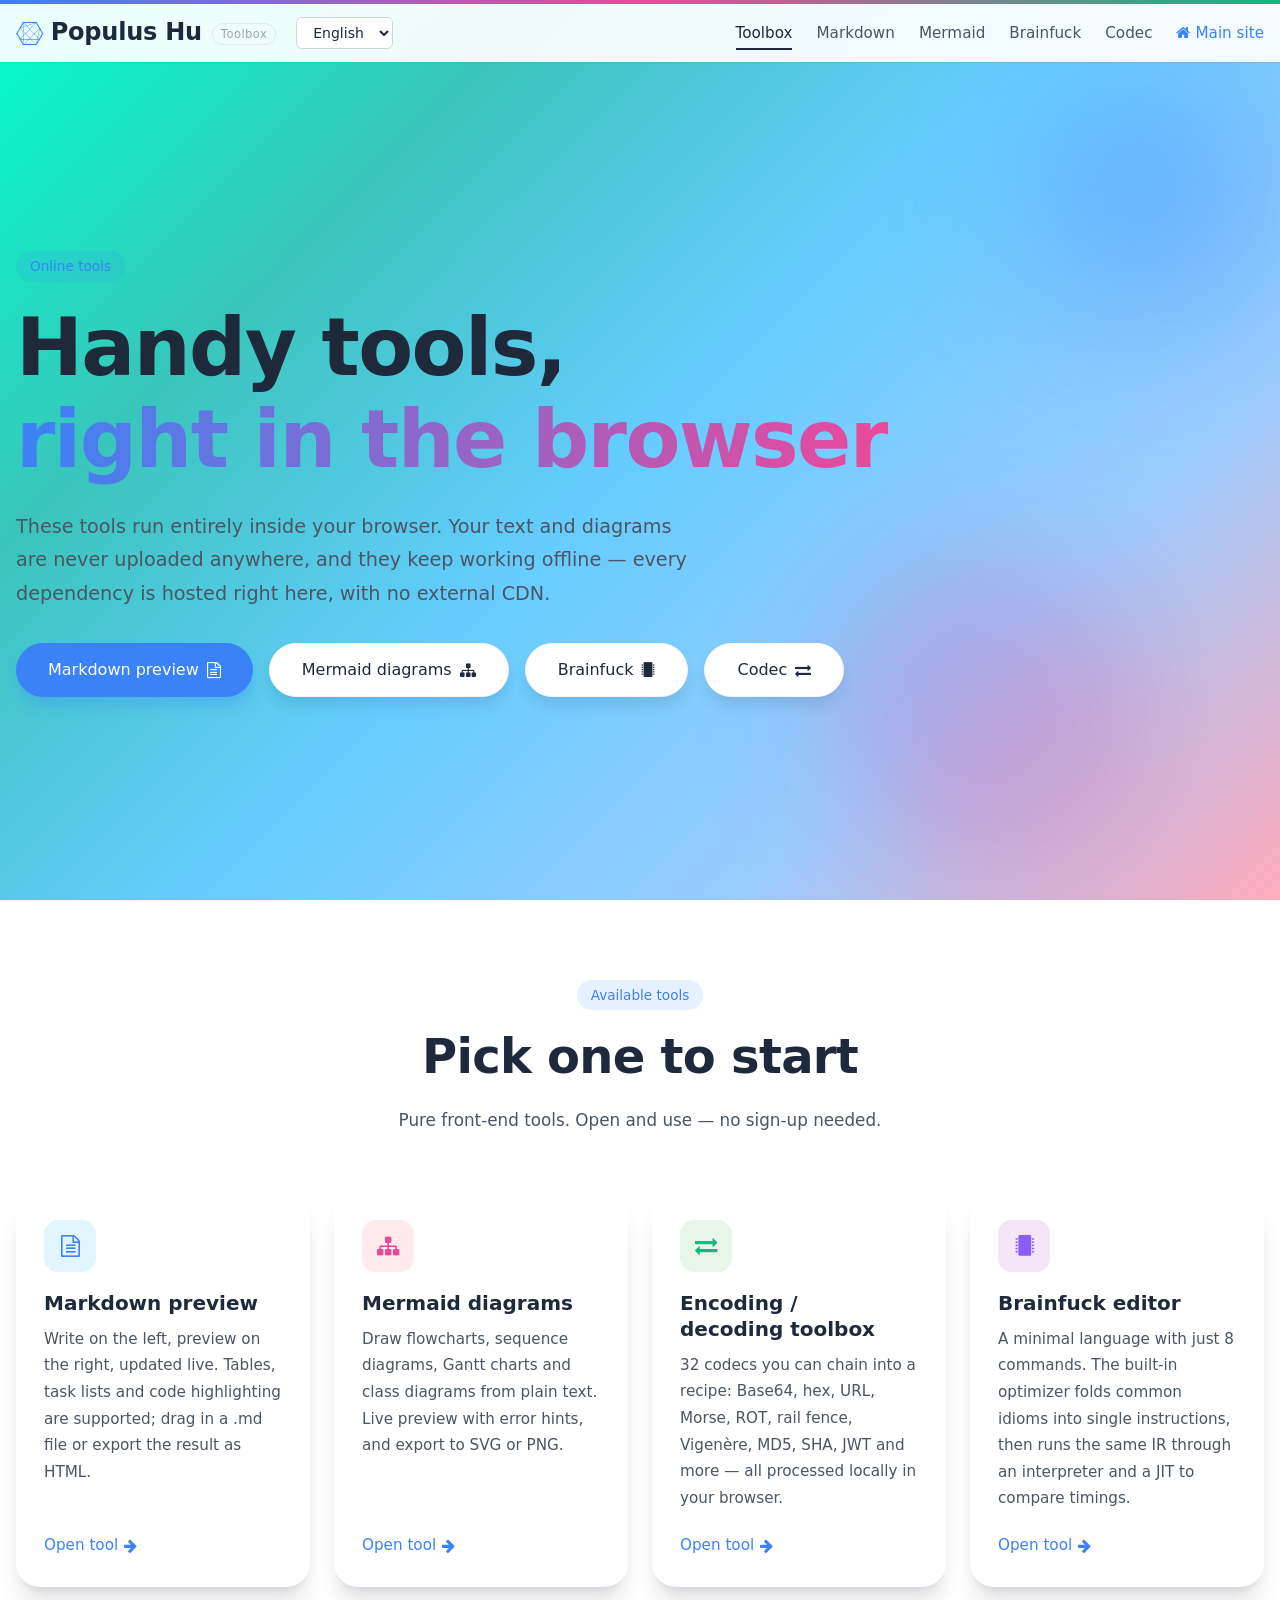
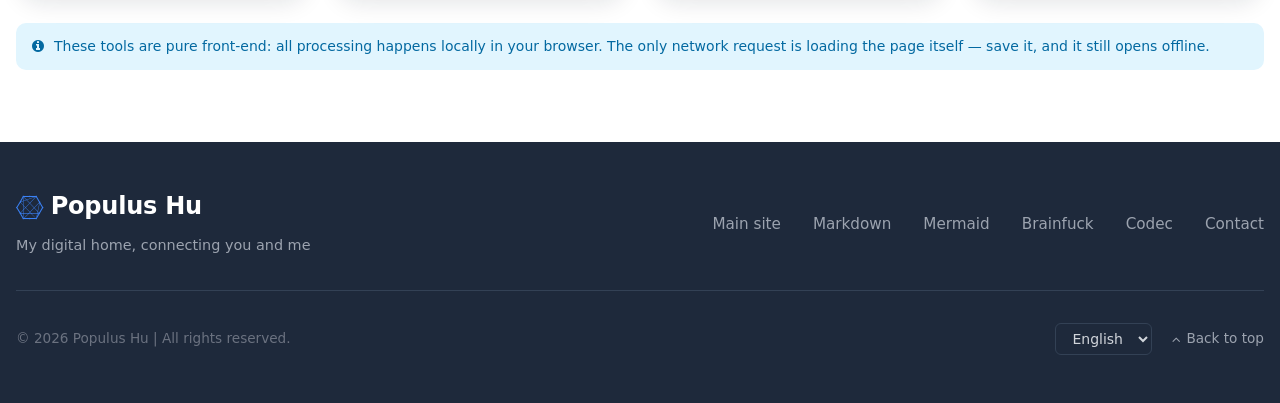
<file: index.html>
<!DOCTYPE html>
<html lang="zh-CN">
<head>
<meta charset="UTF-8">
<meta name="viewport" content="width=device-width, initial-scale=1.0">

<title data-i18n="page-title">在线工具箱 | Populus Hu</title>
<meta name="description" content="Populus Hu 的自用小工具集：Markdown 预览、Mermaid 图表、Brainfuck 编辑器、编码解码。全部在浏览器本地运行，不上传任何数据。" data-i18n="meta-desc">

<link rel="icon" href="/assets/icon.ico" sizes="32x32">
<link rel="stylesheet" href="/assets/font-awesome.min.css">
<link rel="stylesheet" href="/assets/tools.css">
<script src="/assets/lang.js"></script>
<script src="/assets/tools.js"></script>
</head>
<body>

<header class="navbar" id="navbar">
  <div class="nav-decoration"></div>
  <div class="nav-inner">

    <div class="nav-left">
      <a class="brand" href="/">
        <i class="fa fa-connectdevelop"></i>Populus Hu<small data-i18n="brand-tag">工具箱</small>
      </a>
      <div class="lang-desktop">
        <select class="language-selector" aria-label="语言 / Language">
          <option value="cn" selected>中文</option>
          <option value="en">English</option>
          <option value="jp">日本語</option>
        </select>
      </div>
    </div>

    <button class="menu-toggle" id="menu-toggle" aria-label="菜单" aria-expanded="false" aria-controls="nav-links">
      <i class="fa fa-bars"></i>
    </button>

    <nav class="nav-links" id="nav-links">
      <a href="/" class="is-active" data-i18n="nav-tools">工具箱</a>
      <a href="/markdown/" data-i18n="nav-markdown">Markdown</a>
      <a href="/mermaid/" data-i18n="nav-mermaid">Mermaid</a>
      <a href="/brainfuck/" data-i18n="nav-bf">Brainfuck</a>
      <a href="/codec/" data-i18n="nav-codec">编解码</a>
      <a href="https://who-young.top" class="back"><i class="fa fa-home"></i><span data-i18n="nav-back">返回主站</span></a>
      <div class="lang-mobile">
        <select class="language-selector" aria-label="语言 / Language">
          <option value="cn" selected>中文</option>
          <option value="en">English</option>
          <option value="jp">日本語</option>
        </select>
      </div>
    </nav>

  </div>
</header>

<main>

  <section class="hero">
    <div class="hero-glow" aria-hidden="true"></div>
    <div class="wrap">
      <span class="badge" data-i18n="hero-badge">在线工具</span>
      <h1 data-i18n="hero-title">随手可用的<br><span class='grad'>在线工具箱</span></h1>
      <p data-i18n="hero-desc">
        这些工具完全跑在浏览器本地。文字和图表不会上传到任何服务器，断网也能用 —— 所有依赖都放在本站，不引用外部 CDN。
      </p>
      <div class="hero-actions">
        <a class="btn-hero btn-hero-primary" href="/markdown/" data-i18n="hero-btn-md">
          Markdown 预览 <i class='fa fa-file-text-o'></i>
        </a>
        <a class="btn-hero btn-hero-ghost" href="/mermaid/" data-i18n="hero-btn-mmd">
          Mermaid 图表 <i class='fa fa-sitemap'></i>
        </a>
        <a class="btn-hero btn-hero-ghost" href="/brainfuck/" data-i18n="hero-btn-bf">
          Brainfuck <i class='fa fa-microchip'></i>
        </a>
        <a class="btn-hero btn-hero-ghost" href="/codec/" data-i18n="hero-btn-codec">
          编解码 <i class='fa fa-exchange'></i>
        </a>
      </div>
    </div>
  </section>

  <section class="section wrap" id="tools">

    <div class="section-head">
      <span class="badge" data-i18n="tools-badge">可用工具</span>
      <h2 data-i18n="tools-title">挑一个开始</h2>
      <p data-i18n="tools-desc">纯前端实现，打开即用，不需要注册</p>
    </div>

    <div class="grid cols-4">

      <a class="card card-hover tool-card" href="/markdown/">
        <div class="icon bg-blue"><i class="fa fa-file-text-o"></i></div>
        <h3 data-i18n="card-md-title">Markdown 预览</h3>
        <p data-i18n="card-md-desc">
          左边写、右边看，实时渲染。支持表格、任务列表、代码高亮，可以直接拖入 .md 文件，也能导出成 HTML。
        </p>
        <span class="go" data-i18n="card-open">打开工具 <i class='fa fa-arrow-right'></i></span>
      </a>

      <a class="card card-hover tool-card" href="/mermaid/">
        <div class="icon bg-pink"><i class="fa fa-sitemap"></i></div>
        <h3 data-i18n="card-mmd-title">Mermaid 图表</h3>
        <p data-i18n="card-mmd-desc">
          用文本画流程图、时序图、甘特图、类图。实时预览带错误提示，画完可以导出 SVG 或 PNG。
        </p>
        <span class="go" data-i18n="card-open">打开工具 <i class='fa fa-arrow-right'></i></span>
      </a>

      <a class="card card-hover tool-card" href="/codec/">
        <div class="icon bg-green"><i class="fa fa-exchange"></i></div>
        <h3 data-i18n="card-codec-title">编码 / 解码工具箱</h3>
        <p data-i18n="card-codec-desc">
          32 种常用编解码，可串成配方链：Base64 / 十六进制 / URL / 摩尔斯 / ROT / 栅栏 / 维吉尼亚 / MD5 / SHA / JWT …… 全部在浏览器本地完成。
        </p>
        <span class="go" data-i18n="card-open">打开工具 <i class='fa fa-arrow-right'></i></span>
      </a>

      <a class="card card-hover tool-card" href="/brainfuck/">
        <div class="icon bg-lav"><i class="fa fa-microchip"></i></div>
        <h3 data-i18n="card-bf-title">Brainfuck 编辑器</h3>
        <p data-i18n="card-bf-desc">
          只有 8 条指令的极简语言。内置优化器把常见惯用法折叠成单条指令，并把同一份中间代码分别用解释器和 JIT 跑一遍对比耗时。
        </p>
        <span class="go" data-i18n="card-open">打开工具 <i class='fa fa-arrow-right'></i></span>
      </a>

    </div>

    <div class="notice notice-info mt-lg">
      <i class="fa fa-info-circle"></i>
      <!-- 兜底原文必须与 lang/cn.json 一致，且**不能跨行**：
           HTML 会把换行渲染成一个空格，那样无 JS 时看到的文案会多一个空格 -->
      <div data-i18n="note-local">这些工具都是纯前端实现，页面里的处理逻辑都在本地执行。唯一的网络请求是加载页面自身 —— 也就是说，把页面存下来，离线一样能打开。</div>
    </div>

  </section>

</main>

<footer class="site-footer">
  <div class="wrap">
    <div class="foot-top">
      <div>
        <a class="brand" href="https://who-young.top"><i class="fa fa-connectdevelop"></i>Populus Hu</a>
        <p class="foot-desc" data-i18n="footer-desc">我的数字家园，连接你我</p>
      </div>
      <nav class="foot-nav">
        <a href="https://who-young.top" data-i18n="footer-home">主站首页</a>
        <a href="/markdown/">Markdown</a>
        <a href="/mermaid/">Mermaid</a>
        <a href="/brainfuck/" data-i18n="footer-bf">Brainfuck</a>
        <a href="/codec/" data-i18n="footer-codec">编解码</a>
        <a href="https://who-young.top/#contact" data-i18n="footer-contact">联系我</a>
      </nav>
    </div>
    <div class="foot-bottom">
      <p data-i18n="footer-copyright">© 2026 Populus Hu | 保留所有权利。</p>
      <div class="foot-bottom-right">
        <select class="language-selector language-selector-dark" aria-label="语言 / Language">
          <option value="cn" selected>中文</option>
          <option value="en">English</option>
          <option value="jp">日本語</option>
        </select>
        <a class="to-top" href="#top" id="to-top"><i class="fa fa-angle-up"></i> <span data-i18n="to-top">回到顶部</span></a>
      </div>
    </div>
  </div>
</footer>

</body>
</html>
</file>
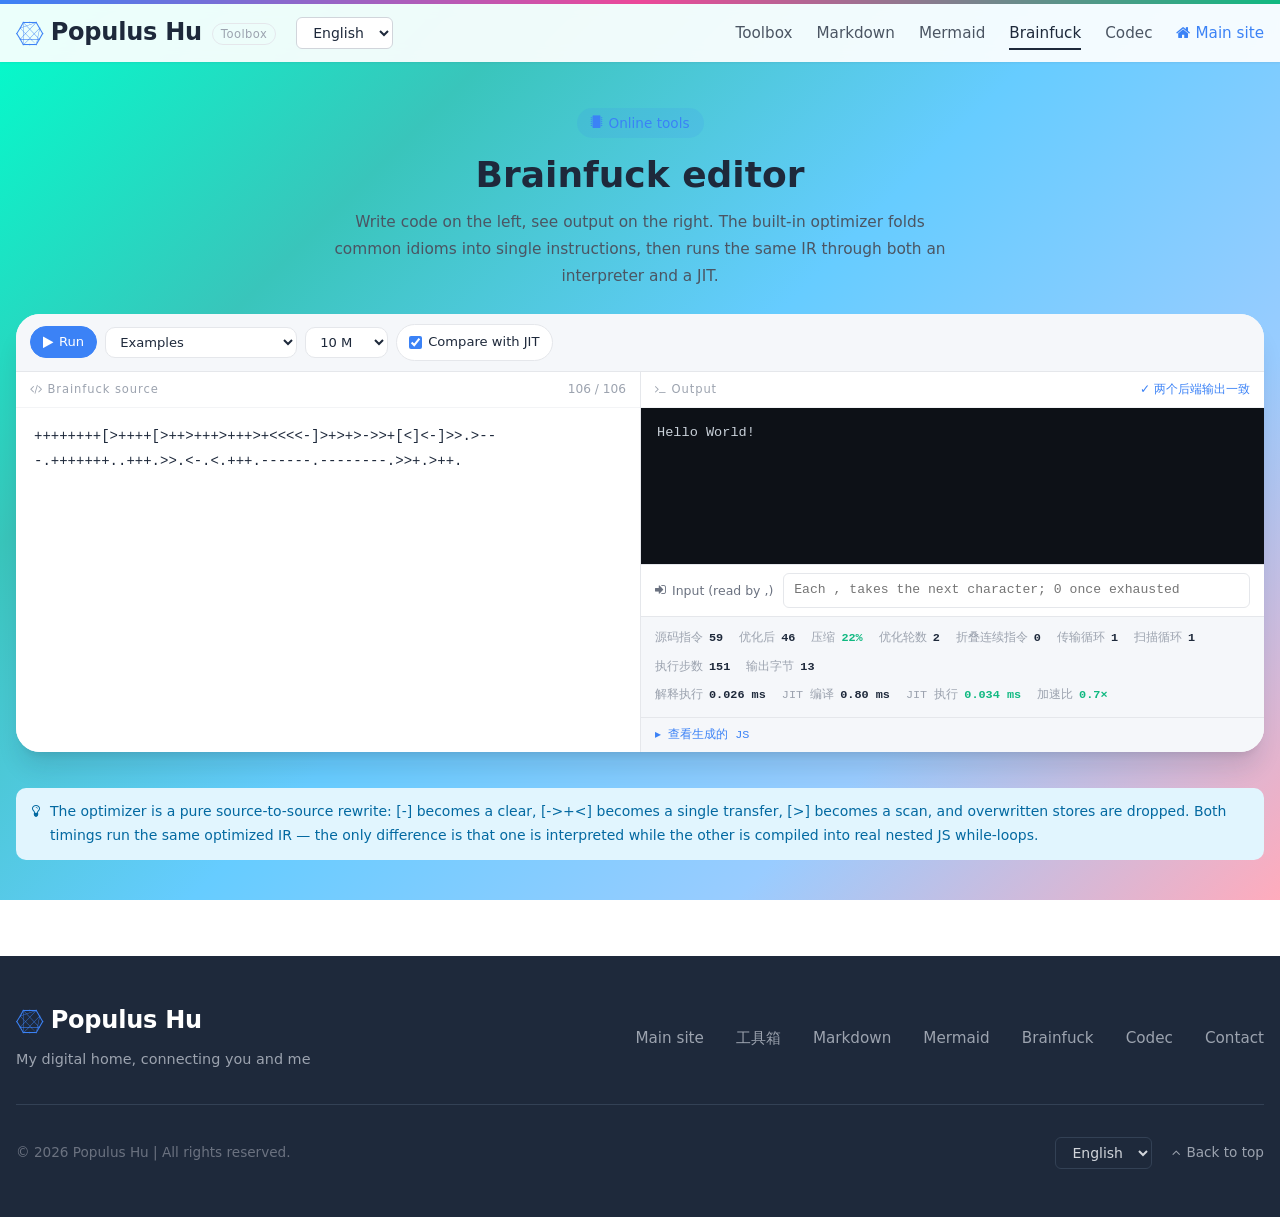
<file: brainfuck/index.html>
<!DOCTYPE html>
<html lang="zh-CN">
<head>
<meta charset="UTF-8">
<meta name="viewport" content="width=device-width, initial-scale=1.0">

<title data-i18n="page-title-bf">Brainfuck 编辑器 | Populus Hu 工具箱</title>
<meta name="description" content="浏览器本地运行的 Brainfuck 编辑器与优化解释器：内置 peephole 优化器，并能对比解释执行与 JIT 编译执行的速度。" data-i18n="meta-desc-bf">

<link rel="icon" href="/assets/icon.ico" sizes="32x32">
<link rel="stylesheet" href="/assets/font-awesome.min.css">
<link rel="stylesheet" href="/assets/tools.css">

<script src="/assets/lang.js"></script>
<script src="/assets/tools.js"></script>
<script src="/assets/bf.js"></script>
</head>
<body>

<header class="navbar" id="navbar">
  <div class="nav-decoration"></div>
  <div class="nav-inner">

    <div class="nav-left">
      <a class="brand" href="/">
        <i class="fa fa-connectdevelop"></i>Populus Hu<small data-i18n="brand-tag">工具箱</small>
      </a>
      <div class="lang-desktop">
        <select class="language-selector" aria-label="语言 / Language">
          <option value="cn" selected>中文</option>
          <option value="en">English</option>
          <option value="jp">日本語</option>
        </select>
      </div>
    </div>

    <button class="menu-toggle" id="menu-toggle" aria-label="菜单" aria-expanded="false" aria-controls="nav-links">
      <i class="fa fa-bars"></i>
    </button>

    <nav class="nav-links" id="nav-links">
      <a href="/" data-i18n="nav-tools">工具箱</a>
      <a href="/markdown/" data-i18n="nav-markdown">Markdown</a>
      <a href="/mermaid/" data-i18n="nav-mermaid">Mermaid</a>
      <a href="/brainfuck/" class="is-active" data-i18n="nav-bf">Brainfuck</a>
      <a href="/codec/" data-i18n="nav-codec">编解码</a>
      <a href="https://who-young.top" class="back"><i class="fa fa-home"></i><span data-i18n="nav-back">返回主站</span></a>
      <div class="lang-mobile">
        <select class="language-selector" aria-label="语言 / Language">
          <option value="cn" selected>中文</option>
          <option value="en">English</option>
          <option value="jp">日本語</option>
        </select>
      </div>
    </nav>

  </div>
</header>

<main class="tool-shell wrap">

  <div class="tool-head">
    <span class="badge"><i class="fa fa-microchip"></i> <span data-i18n="tool-badge">在线工具</span></span>
    <h1 data-i18n="bf-title">Brainfuck 编辑器</h1>
    <p data-i18n="bf-desc">左边写代码，右边看输出。内置的优化器会把常见惯用法折叠成单条指令，同一份中间代码分别用解释器和 JIT 各跑一遍。</p>
  </div>

  <div id="load-warn" class="notice notice-error hidden">
    <i class="fa fa-exclamation-triangle"></i>
    <div data-i18n="load-warn">渲染库没有加载成功。如果你是用 <code>file://</code> 直接打开本页，请改用本地服务器访问。</div>
  </div>

  <div class="tool-card-main">

    <div class="tool-bar">
      <button class="btn btn-sm btn-primary" id="btn-run"><i class="fa fa-play"></i> <span data-i18n="bf-run">运行</span></button>
      <select id="example" aria-label="示例程序"></select>
      <select id="maxsteps" aria-label="步数上限 / Step limit">
        <option value="1000000" data-i18n="bf-ms-1m">100 万</option>
        <option value="10000000" selected data-i18n="bf-ms-10m">1000 万</option>
        <option value="100000000" data-i18n="bf-ms-100m">1 亿</option>
      </select>
      <label class="bf-check"><input type="checkbox" id="compare" checked> <span data-i18n="bf-compare">对照 JIT</span></label>
      <span class="spacer"></span>
      <span class="stat" id="status">点「运行」开始</span>
    </div>

    <div class="bf-caption" id="caption" hidden></div>

    <div class="panes">
      <div class="pane">
        <div class="pane-label">
          <span><i class="fa fa-code"></i> <span data-i18n="bf-pane-src">Brainfuck 源码</span></span>
          <span class="side" id="srclen"></span>
        </div>
        <textarea class="editor" id="src" spellcheck="false"
          data-i18n-placeholder="bf-placeholder"
          placeholder="在这里写 Brainfuck 代码…&#10;只有 + - &lt; &gt; [ ] . , 这 8 个字符是有效指令，其它字符会被当成注释忽略。"></textarea>
      </div>

      <div class="pane">
        <div class="pane-label">
          <span><i class="fa fa-terminal"></i> <span data-i18n="bf-pane-out">输出</span></span>
          <span class="side" id="oomark"></span>
        </div>
        <pre class="bf-console" id="console"></pre>

        <div class="bf-stdin">
          <label for="stdin"><i class="fa fa-sign-in"></i> <span data-i18n="bf-stdin-label">输入（供 , 读取）</span></label>
          <input type="text" id="stdin" data-i18n-placeholder="bf-stdin-ph"
                 placeholder="程序执行到 , 时从这里按顺序取字符，取完补 0">
        </div>

        <div class="bf-stats" id="stats"></div>
      </div>
    </div>

  </div>

  <div class="notice notice-info mt-lg">
    <i class="fa fa-lightbulb-o"></i>
    <div data-i18n="bf-note">
      优化器是纯文本重写：把 <code>[-]</code> 折叠成清零、把 <code>[->+&lt;]</code> 折叠成一次传输、把 <code>[&gt;]</code> 折叠成扫描，再删掉被覆盖的赋值。右侧两个耗时跑的是同一份优化后的中间代码，差别只在于一个由 JS 解释、一个被编译成真正的 JS 嵌套 while 循环。
    </div>
  </div>

</main>

<footer class="site-footer">
  <div class="wrap">
    <div class="foot-top">
      <div>
        <a class="brand" href="https://who-young.top"><i class="fa fa-connectdevelop"></i>Populus Hu</a>
        <p class="foot-desc" data-i18n="footer-desc">我的数字家园，连接你我</p>
      </div>
      <nav class="foot-nav">
        <a href="https://who-young.top" data-i18n="footer-home">主站首页</a>
        <a href="/">工具箱</a>
        <a href="/markdown/">Markdown</a>
        <a href="/mermaid/">Mermaid</a>
        <a href="/brainfuck/" data-i18n="footer-bf">Brainfuck</a>
        <a href="/codec/" data-i18n="footer-codec">编解码</a>
        <a href="https://who-young.top/#contact" data-i18n="footer-contact">联系我</a>
      </nav>
    </div>
    <div class="foot-bottom">
      <p data-i18n="footer-copyright">© 2026 Populus Hu | 保留所有权利。</p>
      <div class="foot-bottom-right">
        <select class="language-selector language-selector-dark" aria-label="语言 / Language">
          <option value="cn" selected>中文</option>
          <option value="en">English</option>
          <option value="jp">日本語</option>
        </select>
        <a class="to-top" href="#top" id="to-top"><i class="fa fa-angle-up"></i> <span data-i18n="to-top">回到顶部</span></a>
      </div>
    </div>
  </div>
</footer>

<script>
(() => {
  'use strict';

  const srcEl = document.getElementById('src');
  const stdinEl = document.getElementById('stdin');
  const consoleEl = document.getElementById('console');
  const statsEl = document.getElementById('stats');
  const statusEl = document.getElementById('status');
  const srclenEl = document.getElementById('srclen');
  const oomarkEl = document.getElementById('oomark');
  const captionEl = document.getElementById('caption');
  const exSel = document.getElementById('example');
  const msSel = document.getElementById('maxsteps');
  const cmpEl = document.getElementById('compare');
  const runBtn = document.getElementById('btn-run');
  const STORAGE = 'tools.brainfuck.src';

  if (!window.BF) {
    document.getElementById('load-warn').classList.remove('hidden');
    return;
  }
  const T = (key, vars, fallback) => (window.i18n ? i18n.t(key, vars, fallback) : fallback || key);
  const lang = () => (window.i18n ? i18n.current() : 'cn');

  /* ── 界面辅助 ──────────────────────────────────────────────────────── */
  function setStatus(text) { statusEl.textContent = text; }

  function item(label, value, highlight) {
    return `<span class="item"><span class="k">${label}</span><span class="v${highlight ? ' hl' : ''}">${value}</span></span>`;
  }
  const num = (n) => Number(n).toLocaleString();
  /** 毫秒按数量级选小数位：小程序的平均耗时可能只有 0.01ms，toFixed(1) 会显示成 0.0 */
  const fmtMs = (v) => (!Number.isFinite(v) ? '—' : v >= 10 ? v.toFixed(1) : v >= 0.1 ? v.toFixed(2) : v.toFixed(3));

  /** 把不可打印的控制字符转成 \xNN，否则终端样式里什么都看不见 */
  function visible(text) {
    return text.replace(/[\u0000-\u0008\u000B\u000C\u000E-\u001F\u007F]/g, (c) =>
      '\\x' + c.charCodeAt(0).toString(16).padStart(2, '0'));
  }

  /**
   * 测一次不够准：像 Hello World 这种程序单次只要几十微秒，而 performance.now()
   * 在部分浏览器上只有 100µs 的精度，直接测会得到 0.0 ms。
   * 所以自适应地重复跑，直到累计耗时够长，再取平均 —— 基准测试的常规做法。
   */
  function measure(fn, targetMs, capMs, capReps) {
    let result = fn();
    const t0 = performance.now();
    if (performance.now() - t0 >= targetMs) return { result, ms: performance.now() - t0, reps: 1 };

    let reps = 0;
    const start = performance.now();
    let elapsed = 0;
    do {
      result = fn();
      reps++;
      elapsed = performance.now() - start;
    } while (elapsed < targetMs && elapsed < capMs && reps < capReps);

    return { result, ms: elapsed / reps, reps };
  }

  /* ── 示例下拉 ──────────────────────────────────────────────────────── */
  function rebuildExamples() {
    const keep = exSel.value;
    exSel.innerHTML = '';
    exSel.appendChild(new Option(T('bf-sample', null, '示例程序'), ''));
    for (const ex of BF.EXAMPLES) {
      exSel.appendChild(new Option(ex.name[lang()] || ex.name.cn, ex.id));
    }
    exSel.value = keep && BF.EXAMPLES.some((e) => e.id === keep) ? keep : '';
    if (keep) showCaption(keep);
  }

  function showCaption(id) {
    const ex = BF.EXAMPLES.find((e) => e.id === id);
    if (!ex || !ex.note) { captionEl.hidden = true; captionEl.textContent = ''; return; }
    captionEl.hidden = false;
    captionEl.textContent = ex.note[lang()] || ex.note.cn;
  }

  /* ── 运行 ──────────────────────────────────────────────────────────── */
  function renderStats(d) {
    const parts = [];
    parts.push(item(T('bf-st-src', null, '源码指令'), num(d.sourceOps)));
    parts.push(item(T('bf-st-final', null, '优化后'), num(d.finalOps)));
    if (d.sourceOps) parts.push(item(T('bf-st-reduce', null, '压缩'), d.reduce + '%', true));
    parts.push(item(T('bf-st-passes', null, '优化轮数'), num(d.stats.passes)));

    parts.push(item(T('bf-st-runs', null, '折叠连续指令'), num(d.stats.merge)));
    if (d.stats.clear) parts.push(item(T('bf-st-clear', null, '清零循环'), num(d.stats.clear)));
    if (d.stats.xfer) parts.push(item(T('bf-st-xfer', null, '传输循环'), num(d.stats.xfer)));
    if (d.stats.scan) parts.push(item(T('bf-st-scan', null, '扫描循环'), num(d.stats.scan)));
    if (d.stats.constFold) parts.push(item(T('bf-st-const', null, '常量折叠'), num(d.stats.constFold)));
    if (d.stats.dead) parts.push(item(T('bf-st-dead', null, '死代码消除'), num(d.stats.dead)));

    const sep1 = '<span class="sep"></span>';
    parts.push(sep1);
    parts.push(item(T('bf-st-steps', null, '执行步数'), num(d.steps)));
    parts.push(item(T('bf-st-bytes', null, '输出字节'), num(d.bytes)));

    const sep2 = '<span class="sep"></span>';
    parts.push(sep2);
    parts.push(item(T('bf-st-ir', null, '解释执行'), fmtMs(d.msIR) + ' ms'));

    if (d.jit) {
      parts.push(item(T('bf-st-jitc', null, 'JIT 编译'), fmtMs(d.jit.msCompile) + ' ms'));
      parts.push(item(T('bf-st-jit', null, 'JIT 执行'), fmtMs(d.jit.msJIT) + ' ms', true));
      if (d.speedup) parts.push(item(T('bf-st-speedup', null, '加速比'), d.speedup + '×', true));
    }

    statsEl.innerHTML = parts.join('');
  }

  function doRun() {
    const code = srcEl.value;
    const maxSteps = Number(msSel.value);
    const input = BF.textToBytes(stdinEl.value);
    const t = (k, f) => T(k, null, f);

    if (!code.trim()) {
      consoleEl.textContent = '';
      statsEl.innerHTML = `<span class="item"><span class="k">${t('bf-st-none', '（未运行）')}</span></span>`;
      setStatus(t('bf-idle', '点「运行」开始'));
      return;
    }

    /* 1) 解析 + 优化 */
    let prep;
    try {
      prep = BF.prepare(code, { maxSteps });
    } catch (e) {
      consoleEl.textContent = '';
      statsEl.innerHTML = `<span class="item"><span class="k">${t('bf-err-syntax', '语法错误')}</span><span class="v">${e.message}</span></span>`;
      setStatus(t('bf-err-syntax', '语法错误'));
      oomarkEl.textContent = '';
      return;
    }

    const reduce = prep.sourceOps ? Math.round((1 - prep.finalOps / prep.sourceOps) * 100) : 0;

    /* 2) 解释执行（重复取平均，避免小程序的耗时显示成 0.0 ms） */
    const irBench = measure(() => BF.runIR(prep.ir, { input, maxSteps }), 20, 200, 200000);
    const ir = irBench.result;
    const msIR = irBench.ms;

    /* 3) 可选：编译成 JS 再跑一遍 */
    let jit = null, jitErr = null, jitSource = null;
    if (cmpEl.checked) {
      try {
        const c0 = performance.now();
        jitSource = BF.compile(prep.ir, { maxSteps });
        const fn = BF.buildJIT(jitSource);
        const msCompile = performance.now() - c0;

        const jitBench = measure(() => BF.runJIT(fn, { input, maxSteps }), 20, 200, 200000);
        const res = jitBench.result;
        const msJIT = jitBench.ms;

        // 跑的是同一份 IR，理论上必须逐字节一致；不一致说明有 bug
        const same = res.output.length === ir.output.length &&
                     res.output.every((v, i) => v === ir.output[i]) &&
                     (res.reason || '') === (ir.reason || '');
        jit = { msCompile, msJIT, same };
      } catch (e) {
        jitErr = e.message;
      }
    }

    /* 4) 显示输出 */
    let text = BF.bytesToText(ir.output);
    let truncated = false;
    if (text.length > 20000) { text = text.slice(0, 20000); truncated = true; }
    consoleEl.textContent = visible(text);
    if (truncated) Tools.toast(t('bf-toast-truncated', '输出过长，只显示了前 20000 个字符'), 'warn');

    /* 5) 状态标记 */
    if (ir.error) {
      const msg = ir.reason === 'pointer'
        ? T('bf-err-ptr', { s: BF.DEFAULTS.tapeSize }, t('bf-err-ptr', null, '指针越界'))
        : t('bf-err-steps', '超过步数上限（可能是死循环）');
      setStatus('⚠ ' + msg);
      oomarkEl.textContent = '';
    } else if (jitErr) {
      setStatus('⚠ ' + t('bf-err-nocsp', 'JIT 不可用，已回退到解释器'));
      oomarkEl.textContent = '';
    } else {
      setStatus('');
      if (jit) {
        oomarkEl.textContent = jit.same ? '✓ ' + t('bf-same', '两个后端输出一致')
                                        : '✗ ' + t('bf-diff', '两个后端输出不一致');
        oomarkEl.className = 'side ' + (jit.same ? 'busy' : 'warn');
      } else {
        oomarkEl.textContent = '';
      }
    }
    if (truncated) oomarkEl.textContent = '';

    /* 6) 统计 */
    renderStats({
      sourceOps: prep.sourceOps,
      finalOps: prep.finalOps,
      reduce,
      stats: prep.stats,
      steps: ir.steps,
      bytes: ir.output.length,
      msIR,
      jit,
      speedup: jit && jit.msJIT > 0.0005 ? (msIR / jit.msJIT).toFixed(1) : null,
    });

    /* 7) 顺手把生成的 JS 挂到 details 上，方便看「编译成了什么」 */
    let box = document.getElementById('jitBox');
    if (jitSource) {
      if (!box) {
        box = document.createElement('details');
        box.id = 'jitBox';
        box.className = 'bf-jit';
        box.innerHTML = `<summary>${t('bf-show-js', '查看生成的 JS')}</summary><pre></pre>`;
        statsEl.parentNode.insertBefore(box, statsEl.nextSibling);
      }
      box.querySelector('summary').textContent = t('bf-show-js', '查看生成的 JS');
      box.querySelector('pre').textContent = jitSource;
      box.hidden = false;
    } else if (box) {
      box.hidden = true;
    }
  }

  /* ── 事件 ──────────────────────────────────────────────────────────── */
  runBtn.addEventListener('click', () => {
    setStatus(T('bf-running', null, '运行中…'));
    // 先让浏览器把「运行中…」画出来，再开始同步执行
    setTimeout(() => { try { doRun(); } catch (e) { setStatus('✗ ' + e.message); } }, 16);
  });

  exSel.addEventListener('change', () => {
    const id = exSel.value;
    if (!id) { showCaption(''); return; }
    const ex = BF.EXAMPLES.find((e) => e.id === id);
    if (!ex) return;
    srcEl.value = ex.code;
    stdinEl.value = ex.stdin || '';
    showCaption(id);
    save();
    Tools.toast(T('bf-toast-sample', { name: ex.name[lang()] || ex.name.cn }, `已载入「${ex.name.cn}」`), 'info');
    runBtn.click();
  });

  // Tab 插入两个空格而不是跳出输入框
  srcEl.addEventListener('keydown', (e) => {
    if (e.key !== 'Tab') return;
    e.preventDefault();
    const s = srcEl.selectionStart, t = srcEl.selectionEnd;
    srcEl.value = srcEl.value.slice(0, s) + '  ' + srcEl.value.slice(t);
    srcEl.selectionStart = srcEl.selectionEnd = s + 2;
    updateLen();
  });

  document.addEventListener('keydown', (e) => {
    if ((e.ctrlKey || e.metaKey) && e.key === 'Enter') { e.preventDefault(); runBtn.click(); }
  });

  /* ── 持久化 ────────────────────────────────────────────────────────── */
  let saveTimer = null;
  function save() {
    clearTimeout(saveTimer);
    saveTimer = setTimeout(() => {
      try { localStorage.setItem(STORAGE, srcEl.value); } catch { /* 忽略 */ }
    }, 600);
  }
  function updateLen() {
    srclenEl.textContent = srcEl.value.length + ' / ' + srcEl.value.replace(/[^+\-<>[\],.]/g, '').length;
  }

  srcEl.addEventListener('input', () => { updateLen(); save(); });

  /* ── 初始化 ────────────────────────────────────────────────────────── */
  let restored = '';
  try { restored = localStorage.getItem(STORAGE) || ''; } catch { /* 忽略 */ }
  srcEl.value = restored || BF.EXAMPLES[0].code;
  if (!restored) stdinEl.value = BF.EXAMPLES[0].stdin || '';
  updateLen();

  rebuildExamples();
  setStatus(T('bf-idle', null, '点「运行」开始'));
  // 注意：status 故意不带 data-i18n —— lang.js 会重写所有 [data-i18n] 元素，
  // 而运行状态是动态文案，被重写就会退回初始文字。
  if (window.i18n) i18n.onReady(() => { rebuildExamples(); showCaption(exSel.value); });

  // 首个示例的说明直接显示出来
  if (!restored) showCaption(BF.EXAMPLES[0].id);
  runBtn.click();
})();
</script>

</body>
</html>
</file>
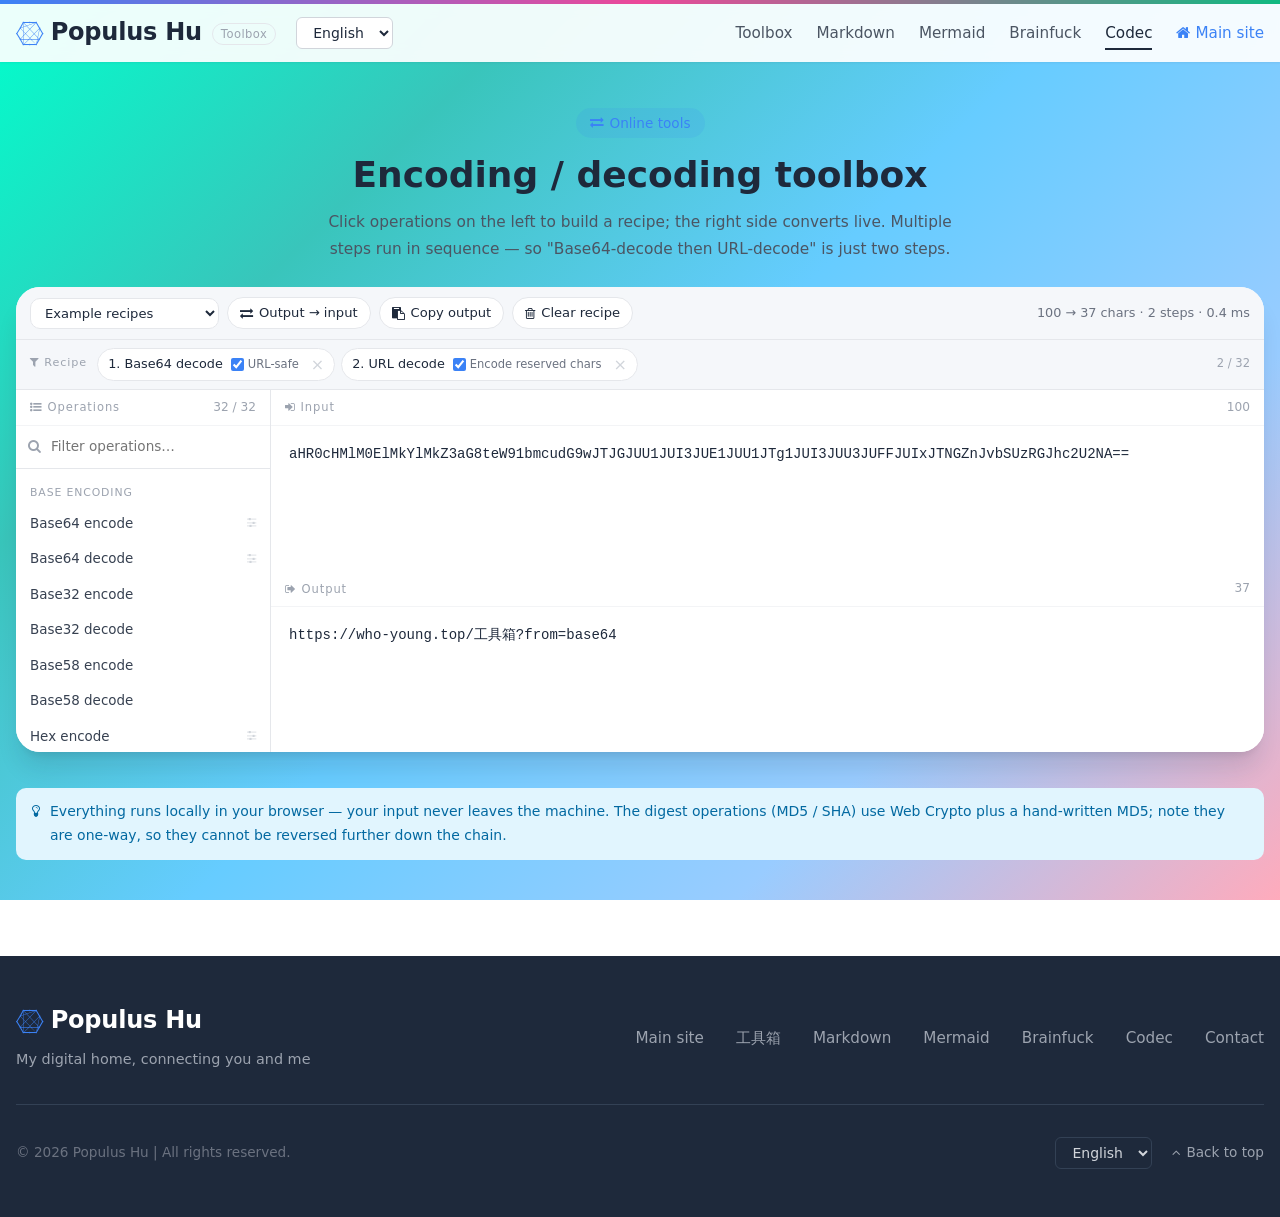
<file: codec/index.html>
<!DOCTYPE html>
<html lang="zh-CN">
<head>
<meta charset="UTF-8">
<meta name="viewport" content="width=device-width, initial-scale=1.0">

<title data-i18n="page-title-codec">编码 / 解码工具箱 | Populus Hu 工具箱</title>
<meta name="description" content="浏览器本地运行的编解码工具箱：Base64 / Base32 / Base58 / 十六进制 / URL / HTML 实体 / Unicode 转义 / 摩尔斯 / ROT / 栅栏 / 维吉尼亚 / MD5 / SHA / JWT，可串成配方链依次执行。" data-i18n="meta-desc-codec">

<link rel="icon" href="/assets/icon.ico" sizes="32x32">
<link rel="stylesheet" href="/assets/font-awesome.min.css">
<link rel="stylesheet" href="/assets/tools.css">

<script src="/assets/lang.js"></script>
<script src="/assets/tools.js"></script>
<script src="/assets/codec.js"></script>
</head>
<body>

<header class="navbar" id="navbar">
  <div class="nav-decoration"></div>
  <div class="nav-inner">

    <div class="nav-left">
      <a class="brand" href="/">
        <i class="fa fa-connectdevelop"></i>Populus Hu<small data-i18n="brand-tag">工具箱</small>
      </a>
      <div class="lang-desktop">
        <select class="language-selector" aria-label="语言 / Language">
          <option value="cn" selected>中文</option>
          <option value="en">English</option>
          <option value="jp">日本語</option>
        </select>
      </div>
    </div>

    <button class="menu-toggle" id="menu-toggle" aria-label="菜单" aria-expanded="false" aria-controls="nav-links">
      <i class="fa fa-bars"></i>
    </button>

    <nav class="nav-links" id="nav-links">
      <a href="/" data-i18n="nav-tools">工具箱</a>
      <a href="/markdown/" data-i18n="nav-markdown">Markdown</a>
      <a href="/mermaid/" data-i18n="nav-mermaid">Mermaid</a>
      <a href="/brainfuck/" data-i18n="nav-bf">Brainfuck</a>
      <a href="/codec/" class="is-active" data-i18n="nav-codec">编解码</a>
      <a href="https://who-young.top" class="back"><i class="fa fa-home"></i><span data-i18n="nav-back">返回主站</span></a>
      <div class="lang-mobile">
        <select class="language-selector" aria-label="语言 / Language">
          <option value="cn" selected>中文</option>
          <option value="en">English</option>
          <option value="jp">日本語</option>
        </select>
      </div>
    </nav>

  </div>
</header>

<main class="tool-shell wrap">

  <div class="tool-head">
    <span class="badge"><i class="fa fa-exchange"></i> <span data-i18n="tool-badge">在线工具</span></span>
    <h1 data-i18n="codec-title">编码 / 解码工具箱</h1>
    <p data-i18n="codec-desc">左边点操作加到「配方」里，右侧实时转换。多个操作会串成一条链依次执行 —— 像「先 Base64 解码、再 URL 解码」这种两层嵌套就是两步的事。</p>
  </div>

  <div id="load-warn" class="notice notice-error hidden">
    <i class="fa fa-exclamation-triangle"></i>
    <div data-i18n="load-warn">渲染库没有加载成功。如果你是用 <code>file://</code> 直接打开本页，请改用本地服务器访问。</div>
  </div>

  <div class="tool-card-main">

    <div class="tool-bar">
      <select id="sample" aria-label="示例配方"></select>
      <button class="btn btn-sm" id="btn-swap"><i class="fa fa-exchange"></i> <span data-i18n="codec-swap">输出 → 输入</span></button>
      <button class="btn btn-sm" id="btn-copy"><i class="fa fa-clipboard"></i> <span data-i18n="codec-copy">复制输出</span></button>
      <button class="btn btn-sm" id="btn-clear"><i class="fa fa-trash-o"></i> <span data-i18n="codec-clear">清空配方</span></button>
      <span class="spacer"></span>
      <span class="stat" id="status"></span>
    </div>

    <div class="codec-recipebar">
      <span class="lbl"><i class="fa fa-filter"></i> <span data-i18n="codec-recipe">配方</span></span>
      <div class="codec-recipe" id="recipe"></div>
      <span class="side" id="recipelabel"></span>
    </div>

    <div class="panes">

      <div class="pane pane-ops">
        <div class="pane-label">
          <span><i class="fa fa-list-ul"></i> <span data-i18n="codec-ops">操作</span></span>
          <span class="side" id="opcount"></span>
        </div>
        <div class="codec-search">
          <i class="fa fa-search"></i>
          <input type="search" id="search" data-i18n-placeholder="codec-search" placeholder="搜索操作…">
        </div>
        <div class="codec-ops" id="ops"></div>
      </div>

      <div class="pane">
        <div class="pane-label">
          <span><i class="fa fa-sign-in"></i> <span data-i18n="codec-input">输入</span></span>
          <span class="side" id="inlen"></span>
        </div>
        <textarea class="editor codec-io" id="input" spellcheck="false"></textarea>

        <div class="pane-label">
          <span><i class="fa fa-sign-out"></i> <span data-i18n="codec-output">输出</span></span>
          <span class="side" id="outlen"></span>
        </div>
        <div class="codec-error hidden" id="errbox">
          <i class="fa fa-exclamation-triangle"></i>
          <div><strong id="errstep"></strong><div id="errmsg"></div></div>
        </div>
        <textarea class="editor codec-io" id="output" readonly></textarea>
      </div>

    </div>
  </div>

  <div class="notice notice-info mt-lg">
    <i class="fa fa-lightbulb-o"></i>
    <div data-i18n="codec-note">
      全部在浏览器本地完成，输入不会离开你的机器。摘要类操作（MD5 / SHA）走的是
      Web Crypto 与自实现的 MD5；注意它们是<b>单向</b>的，链上没法再解回去。
    </div>
  </div>

</main>

<footer class="site-footer">
  <div class="wrap">
    <div class="foot-top">
      <div>
        <a class="brand" href="https://who-young.top"><i class="fa fa-connectdevelop"></i>Populus Hu</a>
        <p class="foot-desc" data-i18n="footer-desc">我的数字家园，连接你我</p>
      </div>
      <nav class="foot-nav">
        <a href="https://who-young.top" data-i18n="footer-home">主站首页</a>
        <a href="/">工具箱</a>
        <a href="/markdown/">Markdown</a>
        <a href="/mermaid/">Mermaid</a>
        <a href="/brainfuck/">Brainfuck</a>
        <a href="/codec/" data-i18n="footer-codec">编解码</a>
        <a href="https://who-young.top/#contact" data-i18n="footer-contact">联系我</a>
      </nav>
    </div>
    <div class="foot-bottom">
      <p data-i18n="footer-copyright">© 2026 Populus Hu | 保留所有权利。</p>
      <div class="foot-bottom-right">
        <select class="language-selector language-selector-dark" aria-label="语言 / Language">
          <option value="cn" selected>中文</option>
          <option value="en">English</option>
          <option value="jp">日本語</option>
        </select>
        <a class="to-top" href="#top" id="to-top"><i class="fa fa-angle-up"></i> <span data-i18n="to-top">回到顶部</span></a>
      </div>
    </div>
  </div>
</footer>

<script>
(() => {
  'use strict';

  const inputEl = document.getElementById('input');
  const outputEl = document.getElementById('output');
  const opsEl = document.getElementById('ops');
  const recipeEl = document.getElementById('recipe');
  const searchEl = document.getElementById('search');
  const statusEl = document.getElementById('status');
  const errBox = document.getElementById('errbox');
  const errStep = document.getElementById('errstep');
  const errMsg = document.getElementById('errmsg');
  const sampleEl = document.getElementById('sample');
  const opCountEl = document.getElementById('opcount');
  const inLenEl = document.getElementById('inlen');
  const outLenEl = document.getElementById('outlen');
  const recipeLabelEl = document.getElementById('recipelabel');
  const STORAGE = 'tools.codec.state';

  if (!window.Codec) {
    document.getElementById('load-warn').classList.remove('hidden');
    return;
  }
  const C = window.Codec;
  const T = (k, vars, fb) => (window.i18n ? i18n.t(k, vars, fb) : fb || k);
  const lang = () => (window.i18n ? i18n.current() : 'cn');
  const pick = (obj) => (obj && (obj[lang()] || obj.cn)) || '';

  /** 当前配方：[{id, params}] */
  let recipe = [];

  /* ── 操作列表 ──────────────────────────────────────────────────────── */
  function renderOps() {
    const q = searchEl.value.trim().toLowerCase();
    const groups = new Map();
    for (const op of C.OPS) {
      const label = pick(op.name);
      if (q && !label.toLowerCase().includes(q) && !op.id.includes(q)) continue;
      if (!groups.has(op.cat)) groups.set(op.cat, []);
      groups.get(op.cat).push(op);
    }

    if (!groups.size) {
      opsEl.innerHTML = `<div class="codec-nomatch">${T('codec-no-match', null, '没有匹配的操作')}</div>`;
      opCountEl.textContent = '';
      return;
    }

    const parts = [];
    for (const [cat, list] of groups) {
      parts.push(`<div class="codec-group">${pick(C.CATS[cat])}</div>`);
      for (const op of list) {
        parts.push(`<button type="button" class="codec-op" data-id="${op.id}">${pick(op.name)}` +
          (op.params && op.params.length ? '<i class="fa fa-sliders"></i>' : '') + '</button>');
      }
    }
    opsEl.innerHTML = parts.join('');

    let shown = 0;
    for (const list of groups.values()) shown += list.length;
    opCountEl.textContent = shown + ' / ' + C.OPS.length;
  }

  /* ── 配方 ──────────────────────────────────────────────────────────── */
  function defaultParams(op) {
    const p = {};
    for (const def of op.params || []) p[def.key] = def.def;
    return p;
  }

  function renderRecipe() {
    if (!recipe.length) {
      recipeEl.innerHTML = `<div class="codec-empty">${T('codec-empty-recipe', null, '还没有步骤 —— 从左边点一个操作加进来')}</div>`;
      recipeLabelEl.textContent = '';
      return;
    }
    recipeLabelEl.textContent = recipe.length + ' / ' + C.OPS.length;

    recipeEl.innerHTML = recipe.map((step, i) => {
      const op = C.OPS_BY_ID.get(step.id);
      if (!op) return '';
      const params = (op.params || []).map((def) => {
        const v = step.params[def.key];
        if (def.type === 'bool') {
          return `<label class="p"><input type="checkbox" data-i="${i}" data-k="${def.key}"${v ? ' checked' : ''}> ${pick(def.label)}</label>`;
        }
        if (def.type === 'number') {
          return `<label class="p">${pick(def.label)}<input type="number" data-i="${i}" data-k="${def.key}" value="${v}" min="${def.min}" max="${def.max}"></label>`;
        }
        return `<label class="p">${pick(def.label)}<input type="text" data-i="${i}" data-k="${def.key}" value="${String(v).replace(/"/g, '&quot;')}"></label>`;
      }).join('');
      return `<div class="codec-chip" draggable="true" data-i="${i}">` +
        `<span class="n">${i + 1}. ${pick(op.name)}</span>` +
        (params ? `<span class="ps">${params}</span>` : '') +
        `<button type="button" class="x" data-del="${i}" title="×">×</button></div>`;
    }).join('');
  }

  /* ── 执行 ──────────────────────────────────────────────────────────── */
  let runToken = 0;

  async function run() {
    const text = inputEl.value;
    inLenEl.textContent = text.length + '';

    if (!recipe.length) {
      outputEl.value = text;
      outLenEl.textContent = text.length + '';
      recipeLabelEl.textContent = '';
      hideError();
      statusEl.textContent = '';
      return;
    }

    const token = ++runToken;
    statusEl.textContent = T('codec-running', null, '转换中…');

    const res = await C.runRecipe(text, recipe, { throwOnError: false });
    if (token !== runToken) return;   // 已经有更新的一次在跑了

    outputEl.value = res.text;
    outLenEl.textContent = res.text.length + '';

    if (res.error) {
      const op = C.OPS_BY_ID.get(recipe[res.error.step].id);
      errStep.textContent = T('err-at-step', { n: res.error.step + 1, name: op ? pick(op.name) : recipe[res.error.step].id },
        `第 ${res.error.step + 1} 步出错`);
      errMsg.textContent = T('err-' + res.error.code, Object.assign({ what: 'data' }, res.error.vars),
        res.error.code);
      errBox.classList.remove('hidden');
      statusEl.textContent = '⚠ ' + errStep.textContent;
      return;
    }

    hideError();
    statusEl.textContent = T('codec-stat',
      { in: text.length, out: res.text.length, n: res.steps.length, ms: res.ms.toFixed(1) },
      `${text.length} → ${res.text.length} 字符`);
    save();
  }

  const hideError = () => errBox.classList.add('hidden');

  const runDebounced = Tools.debounce(run, 200);

  /* ── 事件 ──────────────────────────────────────────────────────────── */

  // 左侧点操作 → 追加到配方末尾
  opsEl.addEventListener('click', (e) => {
    const btn = e.target.closest('.codec-op');
    if (!btn) return;
    const op = C.OPS_BY_ID.get(btn.dataset.id);
    if (!op) return;
    recipe.push({ id: op.id, params: defaultParams(op) });
    renderRecipe();
    run();
  });

  // 配方区：删步骤 / 改参数
  recipeEl.addEventListener('click', (e) => {
    const del = e.target.closest('[data-del]');
    if (del) {
      recipe.splice(Number(del.dataset.del), 1);
      renderRecipe();
      run();
    }
  });
  recipeEl.addEventListener('input', (e) => {
    const el = e.target;
    if (el.dataset.k === undefined) return;
    const step = recipe[Number(el.dataset.i)];
    if (!step) return;
    step.params[el.dataset.k] = el.type === 'checkbox' ? el.checked
      : el.type === 'number' ? Number(el.value) : el.value;
    runDebounced();
  });

  // 拖拽重排 —— 链式转换里顺序很重要
  let dragFrom = -1;
  recipeEl.addEventListener('dragstart', (e) => {
    const chip = e.target.closest('.codec-chip');
    if (!chip) return;
    dragFrom = Number(chip.dataset.i);
    chip.classList.add('dragging');
    e.dataTransfer.effectAllowed = 'move';
    try { e.dataTransfer.setData('text/plain', String(dragFrom)); } catch { /* 某些环境不允许 */ }
  });
  recipeEl.addEventListener('dragend', () => {
    dragFrom = -1;
    recipeEl.querySelectorAll('.dragging').forEach((el) => el.classList.remove('dragging'));
  });
  recipeEl.addEventListener('dragover', (e) => {
    if (dragFrom < 0) return;
    e.preventDefault();
    e.dataTransfer.dropEffect = 'move';
  });
  recipeEl.addEventListener('drop', (e) => {
    if (dragFrom < 0) return;
    e.preventDefault();
    const chip = e.target.closest('.codec-chip');
    if (!chip) return;
    const to = Number(chip.dataset.i);
    if (to === dragFrom) return;
    const [moved] = recipe.splice(dragFrom, 1);
    recipe.splice(to, 0, moved);
    dragFrom = -1;
    renderRecipe();
    run();
  });

  searchEl.addEventListener('input', Tools.debounce(renderOps, 120));
  inputEl.addEventListener('input', () => { inLenEl.textContent = inputEl.value.length + ''; runDebounced(); });

  document.getElementById('btn-swap').addEventListener('click', () => {
    inputEl.value = outputEl.value;
    inLenEl.textContent = inputEl.value.length + '';
    run();
    Tools.toast(T('codec-toast-swapped', null, '已把输出移到输入，配方保留'), 'info');
  });

  document.getElementById('btn-copy').addEventListener('click', async () => {
    const ok = await Tools.copy(outputEl.value);
    Tools.toast(ok ? T('codec-toast-copied', null, '已复制输出')
                   : T('codec-toast-copyfail', null, '复制失败，请手动选择'), ok ? 'ok' : 'error');
  });

  document.getElementById('btn-clear').addEventListener('click', () => {
    recipe = [];
    renderRecipe();
    run();
  });

  sampleEl.addEventListener('change', () => {
    const id = sampleEl.value;
    if (!id) return;
    const s = C.SAMPLES.find((x) => x.id === id);
    if (!s) return;
    inputEl.value = s.input;
    recipe = s.recipe.map((r) => ({ id: r.id, params: Object.assign(defaultParams(C.OPS_BY_ID.get(r.id)), r.params) }));
    renderRecipe();
    run();
    Tools.toast(T('codec-toast-sample', { name: pick(s.name) }, `已载入「${pick(s.name)}」`), 'info');
    sampleEl.value = id;   // 保持显示当前示例
  });

  /* ── 示例下拉 ──────────────────────────────────────────────────────── */
  function renderSamples() {
    const keep = sampleEl.value;
    sampleEl.innerHTML = '';
    sampleEl.appendChild(new Option(T('codec-sample', null, '示例配方'), ''));
    for (const s of C.SAMPLES) sampleEl.appendChild(new Option(pick(s.name), s.id));
    sampleEl.value = keep && C.SAMPLES.some((s) => s.id === keep) ? keep : '';
  }

  /* ── 持久化（配方 + 输入） ─────────────────────────────────────────── */
  let saveTimer = null;
  function save() {
    clearTimeout(saveTimer);
    saveTimer = setTimeout(() => {
      try { localStorage.setItem(STORAGE, JSON.stringify({ input: inputEl.value, recipe })); } catch { /* 忽略 */ }
    }, 700);
  }

  /* ── 初始化 ────────────────────────────────────────────────────────── */
  let restored = null;
  try { restored = JSON.parse(localStorage.getItem(STORAGE) || 'null'); } catch { /* 忽略 */ }

  if (restored && typeof restored.input === 'string' && Array.isArray(restored.recipe)) {
    inputEl.value = restored.input;
    recipe = restored.recipe.filter((r) => C.OPS_BY_ID.has(r.id))
      .map((r) => ({ id: r.id, params: Object.assign(defaultParams(C.OPS_BY_ID.get(r.id)), r.params) }));
  } else {
    // 首次进来直接给一个能看出效果的例子，而不是空白
    const s = C.SAMPLES[1];
    inputEl.value = s.input;
    recipe = s.recipe.map((r) => ({ id: r.id, params: Object.assign(defaultParams(C.OPS_BY_ID.get(r.id)), r.params) }));
  }

  // 注意：status / opcount / 长度这些是动态文案，故意都不带 data-i18n，
  // 否则语言包异步到达时会把它们冲掉（Brainfuck 页踩过这个坑）
  renderOps();
  renderRecipe();
  renderSamples();
  run();

  if (window.i18n) {
    i18n.onReady(() => { renderOps(); renderRecipe(); renderSamples(); run(); });
  }
})();
</script>

</body>
</html>
</file>
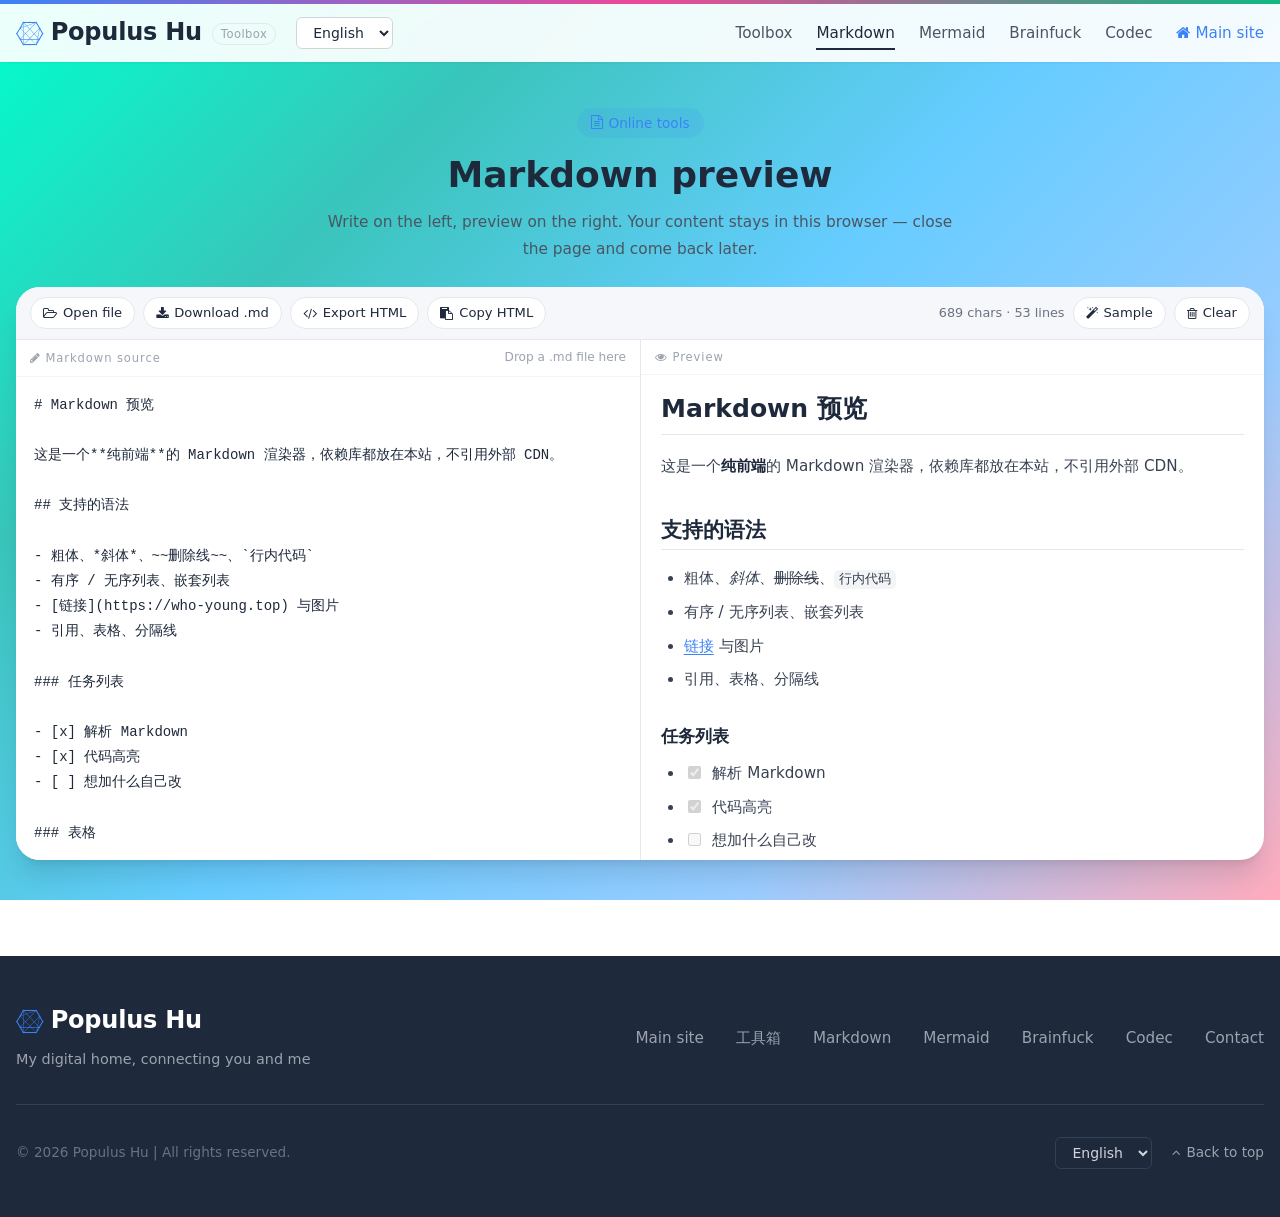
<file: markdown/index.html>
<!DOCTYPE html>
<html lang="zh-CN">
<head>
<meta charset="UTF-8">
<meta name="viewport" content="width=device-width, initial-scale=1.0">

<title data-i18n="page-title-md">Markdown 预览 | Populus Hu 工具箱</title>
<meta name="description" content="浏览器本地运行的 Markdown 实时预览工具，支持代码高亮、表格、任务列表，可导入导出。" data-i18n="meta-desc-md">

<link rel="icon" href="/assets/icon.ico" sizes="32x32">
<link rel="stylesheet" href="/assets/font-awesome.min.css">
<link rel="stylesheet" href="/assets/vendor/github.min.css">
<link rel="stylesheet" href="/assets/tools.css">

<script src="/assets/lang.js"></script>
<script src="/assets/tools.js"></script>
<script src="/assets/vendor/marked.min.js"></script>
<script src="/assets/vendor/purify.min.js"></script>
<script src="/assets/vendor/highlight.min.js"></script>
</head>
<body>

<header class="navbar" id="navbar">
  <div class="nav-decoration"></div>
  <div class="nav-inner">

    <div class="nav-left">
      <a class="brand" href="/">
        <i class="fa fa-connectdevelop"></i>Populus Hu<small data-i18n="brand-tag">工具箱</small>
      </a>
      <div class="lang-desktop">
        <select class="language-selector" aria-label="语言 / Language">
        <option value="cn" selected>中文</option>
        <option value="en">English</option>
        <option value="jp">日本語</option>
        </select>
      </div>
    </div>

    <button class="menu-toggle" id="menu-toggle" aria-label="菜单" aria-expanded="false" aria-controls="nav-links">
      <i class="fa fa-bars"></i>
    </button>

    <nav class="nav-links" id="nav-links">
      <a href="/" data-i18n="nav-tools">工具箱</a>
      <a href="/markdown/" class="is-active" data-i18n="nav-markdown">Markdown</a>
      <a href="/mermaid/" data-i18n="nav-mermaid">Mermaid</a>
      <a href="/brainfuck/" data-i18n="nav-bf">Brainfuck</a>
      <a href="/codec/" data-i18n="nav-codec">编解码</a>
      <a href="https://who-young.top" class="back"><i class="fa fa-home"></i><span data-i18n="nav-back">返回主站</span></a>
      <div class="lang-mobile">
        <select class="language-selector" aria-label="语言 / Language">
        <option value="cn" selected>中文</option>
        <option value="en">English</option>
        <option value="jp">日本語</option>
        </select>
      </div>
    </nav>

  </div>
</header>

<main class="tool-shell wrap">

  <div class="tool-head">
    <span class="badge"><i class="fa fa-file-text-o"></i> <span data-i18n="tool-badge">在线工具</span></span>
    <h1 data-i18n="md-title">Markdown 预览</h1>
    <p data-i18n="md-desc">左边写、右边看。内容只留在浏览器里，可以关掉页面再回来。</p>
  </div>

  <div id="load-warn" class="notice notice-error hidden">
    <i class="fa fa-exclamation-triangle"></i>
    <div data-i18n="load-warn">渲染库没有加载成功。如果你是用 <code>file://</code> 直接打开本页，请改用本地服务器访问。</div>
  </div>

  <div class="tool-card-main">

    <div class="tool-bar">
      <button class="btn btn-sm" id="btn-open"><i class="fa fa-folder-open-o"></i> <span data-i18n="md-open">打开文件</span></button>
      <button class="btn btn-sm" id="btn-save"><i class="fa fa-download"></i> <span data-i18n="md-save">下载 .md</span></button>
      <button class="btn btn-sm" id="btn-export"><i class="fa fa-code"></i> <span data-i18n="md-export">导出 HTML</span></button>
      <button class="btn btn-sm" id="btn-copy"><i class="fa fa-clipboard"></i> <span data-i18n="md-copy">复制 HTML</span></button>
      <span class="spacer"></span>
      <span class="stat" id="stat">0 字 · 0 行</span>
      <button class="btn btn-sm" id="btn-sample"><i class="fa fa-magic"></i> <span data-i18n="md-sample">示例</span></button>
      <button class="btn btn-sm" id="btn-clear"><i class="fa fa-trash-o"></i> <span data-i18n="btn-clear">清空</span></button>
    </div>

    <div class="panes">
      <div class="pane">
        <div class="pane-label">
          <span><i class="fa fa-pencil"></i> <span data-i18n="md-pane-src">Markdown 源码</span></span>
          <span class="side" data-i18n="md-pane-drop">可直接拖入 .md 文件</span>
        </div>
        <textarea class="editor" id="editor" spellcheck="false" data-i18n-placeholder="md-placeholder"
          placeholder="在这里写 Markdown…&#10;&#10;也可以把 .md 文件拖进来。"></textarea>
      </div>
      <div class="pane">
        <div class="pane-label">
          <span><i class="fa fa-eye"></i> <span data-i18n="pane-preview">预览</span></span>
          <span id="hint" class="side"></span>
        </div>
        <div class="preview md-body" id="preview"></div>
      </div>
    </div>

  </div>
</main>

<footer class="site-footer">
  <div class="wrap">
    <div class="foot-top">
      <div>
        <a class="brand" href="https://who-young.top"><i class="fa fa-connectdevelop"></i>Populus Hu</a>
        <p class="foot-desc" data-i18n="footer-desc">我的数字家园，连接你我</p>
      </div>
      <nav class="foot-nav">
        <a href="https://who-young.top" data-i18n="footer-home">主站首页</a>
        <a href="/">工具箱</a>
        <a href="/markdown/" class="is-active">Markdown</a>
        <a href="/mermaid/">Mermaid</a>
        <a href="/brainfuck/" data-i18n="footer-bf">Brainfuck</a>
        <a href="/codec/" data-i18n="footer-codec">编解码</a>
        <a href="https://who-young.top/#contact" data-i18n="footer-contact">联系我</a>
      </nav>
    </div>
    <div class="foot-bottom">
      <p data-i18n="footer-copyright">© 2026 Populus Hu | 保留所有权利。</p>
      <div class="foot-bottom-right">
        <select class="language-selector language-selector-dark" aria-label="语言 / Language">
        <option value="cn" selected>中文</option>
        <option value="en">English</option>
        <option value="jp">日本語</option>
        </select>
        <a class="to-top" href="#top" id="to-top"><i class="fa fa-angle-up"></i> <span data-i18n="to-top">回到顶部</span></a>
      </div>
    </div>
  </div>
</footer>

<input type="file" id="file-input" accept=".md,.markdown,.txt,text/markdown,text/plain" hidden>

<!-- 示例内容放在这里，避免在 JS 字符串里转义反引号 -->
<script type="text/plain" id="sample-md">
# Markdown 预览

这是一个**纯前端**的 Markdown 渲染器，依赖库都放在本站，不引用外部 CDN。

## 支持的语法

- 粗体、*斜体*、~~删除线~~、`行内代码`
- 有序 / 无序列表、嵌套列表
- [链接](https://who-young.top) 与图片
- 引用、表格、分隔线

### 任务列表

- [x] 解析 Markdown
- [x] 代码高亮
- [ ] 想加什么自己改

### 表格

| 语法 | 效果 | 备注 |
| --- | --- | --- |
| `# 标题` | 一级标题 | 最多六级 |
| `**粗体**` | **粗体** | |
| `` `代码` `` | `行内代码` | |

### 代码高亮

```javascript
// 自动识别语言并高亮
function greet(name) {
  const list = ['world', 'Markdown', 'Mermaid'];
  return list.map((x) => `Hello, ${x}!`);
}
console.log(greet());
```

```python
def fib(n: int):
    a, b = 0, 1
    for _ in range(n):
        yield a
        a, b = b, a + b
```

### 引用

> 水至清则无鱼，人至察则无徒。
>
> —— 也可以是多段引用

---

就这样，试试改一改上面的内容。
</script>

<script>
(() => {
  'use strict';

  const editor   = document.getElementById('editor');
  const preview  = document.getElementById('preview');
  const stat     = document.getElementById('stat');
  const hint     = document.getElementById('hint');
  const fileIn   = document.getElementById('file-input');
  const STORAGE  = 'tools.markdown.content';

  /* 依赖是否就位 */
  const libsOk = typeof window.marked === 'function' || typeof window.marked?.parse === 'function';
  if (!libsOk || typeof window.DOMPurify === 'undefined') {
    document.getElementById('load-warn').classList.remove('hidden');
  }
  if (libsOk) {
    marked.setOptions({ gfm: true, breaks: true });
  }

  /* ── 渲染 ──────────────────────────────────────────────────────────── */
  let lastHtml = null;
  let saveTimer = null;

  // localStorage 是同步写盘，不能每敲一个键就写一次
  function scheduleSave(value) {
    clearTimeout(saveTimer);
    saveTimer = setTimeout(() => {
      try { localStorage.setItem(STORAGE, value); } catch { /* 隐私模式下忽略 */ }
    }, 600);
  }

  function render() {
    const src = editor.value;
    if (!libsOk) return;

    let html;
    try {
      html = marked.parse(src);
    } catch (err) {
      lastHtml = null;
      preview.innerHTML = `<div class="notice notice-error"><i class="fa fa-exclamation-triangle"></i><div>${i18n.t('md-parse-fail', { msg: err.message }, '解析失败：' + err.message)}</div></div>`;
      return;
    }

    // 输入的是你自己的内容，但仍然过一遍 DOMPurify：
    // 万一把别人给的 markdown 粘进来，不至于直接执行脚本
    const clean = DOMPurify.sanitize(html, { USE_PROFILES: { html: true } });

    // 只有渲染结果真的变了才碰 DOM。
    // 之前每敲一个键都整体替换 innerHTML，并把所有代码块重新高亮一遍，
    // 长文档下就会明显发粘。
    if (clean !== lastHtml) {
      lastHtml = clean;
      preview.innerHTML = clean;
      if (typeof hljs !== 'undefined') {
        preview.querySelectorAll('pre code').forEach((el) => hljs.highlightElement(el));
      }
    }

    const chars = src.length;
    const lines = src ? src.split('\n').length : 0;
    stat.textContent = i18n.t('md-stat', { chars, lines }, `${chars} 字 · ${lines} 行`);
    hint.textContent = src ? '' : i18n.t('md-hint-empty', null, '输入内容后这里会实时更新');

    scheduleSave(src);
  }

  const renderDebounced = Tools.debounce(render, 180);

  /* ── 初始化 ────────────────────────────────────────────────────────── */
  const sample = document.getElementById('sample-md').textContent.replace(/^\n/, '').replace(/\s+$/, '');
  let restored = '';
  try { restored = localStorage.getItem(STORAGE) || ''; } catch { /* 忽略 */ }
  editor.value = restored || sample;
  render();

  // 语言包是异步到达的，而字数统计这类动态文案在首次 render 时只能拿到中文兜底。
  // 语言包就绪（以及之后每次切换语言）时重渲染一次。
  if (window.i18n) i18n.onReady(() => { lastHtml = null; render(); });

  editor.addEventListener('input', renderDebounced);

  /* Tab 键插入两个空格而不是跳出输入框 */
  editor.addEventListener('keydown', (e) => {
    if (e.key !== 'Tab') return;
    e.preventDefault();
    const s = editor.selectionStart, t = editor.selectionEnd;
    editor.value = editor.value.slice(0, s) + '  ' + editor.value.slice(t);
    editor.selectionStart = editor.selectionEnd = s + 2;
    renderDebounced();
  });

  /* ── 工具栏 ────────────────────────────────────────────────────────── */

  document.getElementById('btn-open').addEventListener('click', () => fileIn.click());

  fileIn.addEventListener('change', async () => {
    const f = fileIn.files && fileIn.files[0];
    if (!f) return;
    try {
      editor.value = await Tools.readTextFile(f);
      render();
      Tools.toast(i18n.t('toast-loaded', { name: f.name }, `已载入 ${f.name}`), 'ok');
    } catch {
      Tools.toast(i18n.t('toast-read-fail', null, '文件读取失败'), 'error');
    }
    fileIn.value = '';
  });

  document.getElementById('btn-save').addEventListener('click', () => {
    Tools.downloadText(`markdown-${Tools.stamp()}.md`, editor.value, 'text/markdown;charset=utf-8');
    Tools.toast(i18n.t('toast-saved-md', null, '已下载 .md'), 'ok');
  });

  document.getElementById('btn-copy').addEventListener('click', async () => {
    const ok = await Tools.copy(preview.innerHTML);
    Tools.toast(ok ? i18n.t('toast-copied-html', null, '已复制渲染后的 HTML')
                : i18n.t('toast-copy-fail', null, '复制失败，请手动选择'), ok ? 'ok' : 'error');
  });

  document.getElementById('btn-export').addEventListener('click', () => {
    const title = (editor.value.match(/^#\s+(.+)$/m) || [, i18n.t('md-doc-title', null, 'Markdown 文档')])[1];
    const doc = `<!DOCTYPE html>
<html lang="zh-CN">
<head>
<meta charset="UTF-8">
<meta name="viewport" content="width=device-width, initial-scale=1.0">
<title>${title.replace(/[<>&]/g, '')}</title>
<link rel="stylesheet" href="https://cdn.jsdelivr.net/npm/highlight.js@11/styles/github.min.css">
<style>
  body { max-width: 46rem; margin: 0 auto; padding: 2.5rem 1.25rem 5rem; line-height: 1.8;
         font-family: system-ui, -apple-system, "Segoe UI", "PingFang SC", "Microsoft YaHei", sans-serif;
         color: #1E293B; }
  h1, h2 { border-bottom: 1px solid #E5E7EB; padding-bottom: .3em; }
  pre { background: #F6F8FA; border: 1px solid #E5E7EB; border-radius: 8px; padding: 14px 16px; overflow: auto; }
  code { font-family: ui-monospace, SFMono-Regular, Menlo, Consolas, monospace; font-size: .9em; }
  :not(pre) > code { background: #F3F4F6; padding: .15em .4em; border-radius: 5px; }
  blockquote { margin: 0 0 1em; padding: .6em 1em; border-left: 4px solid #3B82F6; background: #F5F7FA; color: #4B5563; }
  table { border-collapse: collapse; width: 100%; }
  th, td { border: 1px solid #E5E7EB; padding: 8px 12px; text-align: left; }
  th { background: #F5F7FA; }
  img { max-width: 100%; }
</style>
</head>
<body>
${preview.innerHTML}

</body>
</html>`;
    Tools.downloadText(`markdown-${Tools.stamp()}.html`, doc, 'text/html;charset=utf-8');
    Tools.toast(i18n.t('toast-exported-html', null, '已导出 HTML'), 'ok');
  });

  document.getElementById('btn-sample').addEventListener('click', () => {
    editor.value = sample;
    render();
    Tools.toast(i18n.t('toast-sample', null, '已载入示例'), 'info');
  });

  document.getElementById('btn-clear').addEventListener('click', () => {
    editor.value = '';
    render();
    editor.focus();
  });

  /* ── 拖放 .md 文件 ─────────────────────────────────────────────────── */
  ['dragenter', 'dragover'].forEach((ev) =>
    preview.addEventListener(ev, (e) => { e.preventDefault(); preview.classList.add('is-drop'); })
  );
  ['dragleave', 'drop'].forEach((ev) =>
    preview.addEventListener(ev, () => preview.classList.remove('is-drop'))
  );
  preview.addEventListener('drop', async (e) => {
    e.preventDefault();
    const f = e.dataTransfer?.files?.[0];
    if (!f) return;
    try {
      editor.value = await Tools.readTextFile(f);
      render();
      Tools.toast(`已载入 ${f.name}`, 'ok');
    } catch {
      Tools.toast(i18n.t('toast-text-only', null, '只能拖入文本文件'), 'error');
    }
  });

  /* ── 快捷键 ────────────────────────────────────────────────────────── */
  document.addEventListener('keydown', (e) => {
    if ((e.ctrlKey || e.metaKey) && e.key.toLowerCase() === 's') {
      e.preventDefault();
      document.getElementById('btn-save').click();
    }
  });
})();
</script>

</body>
</html>
</file>
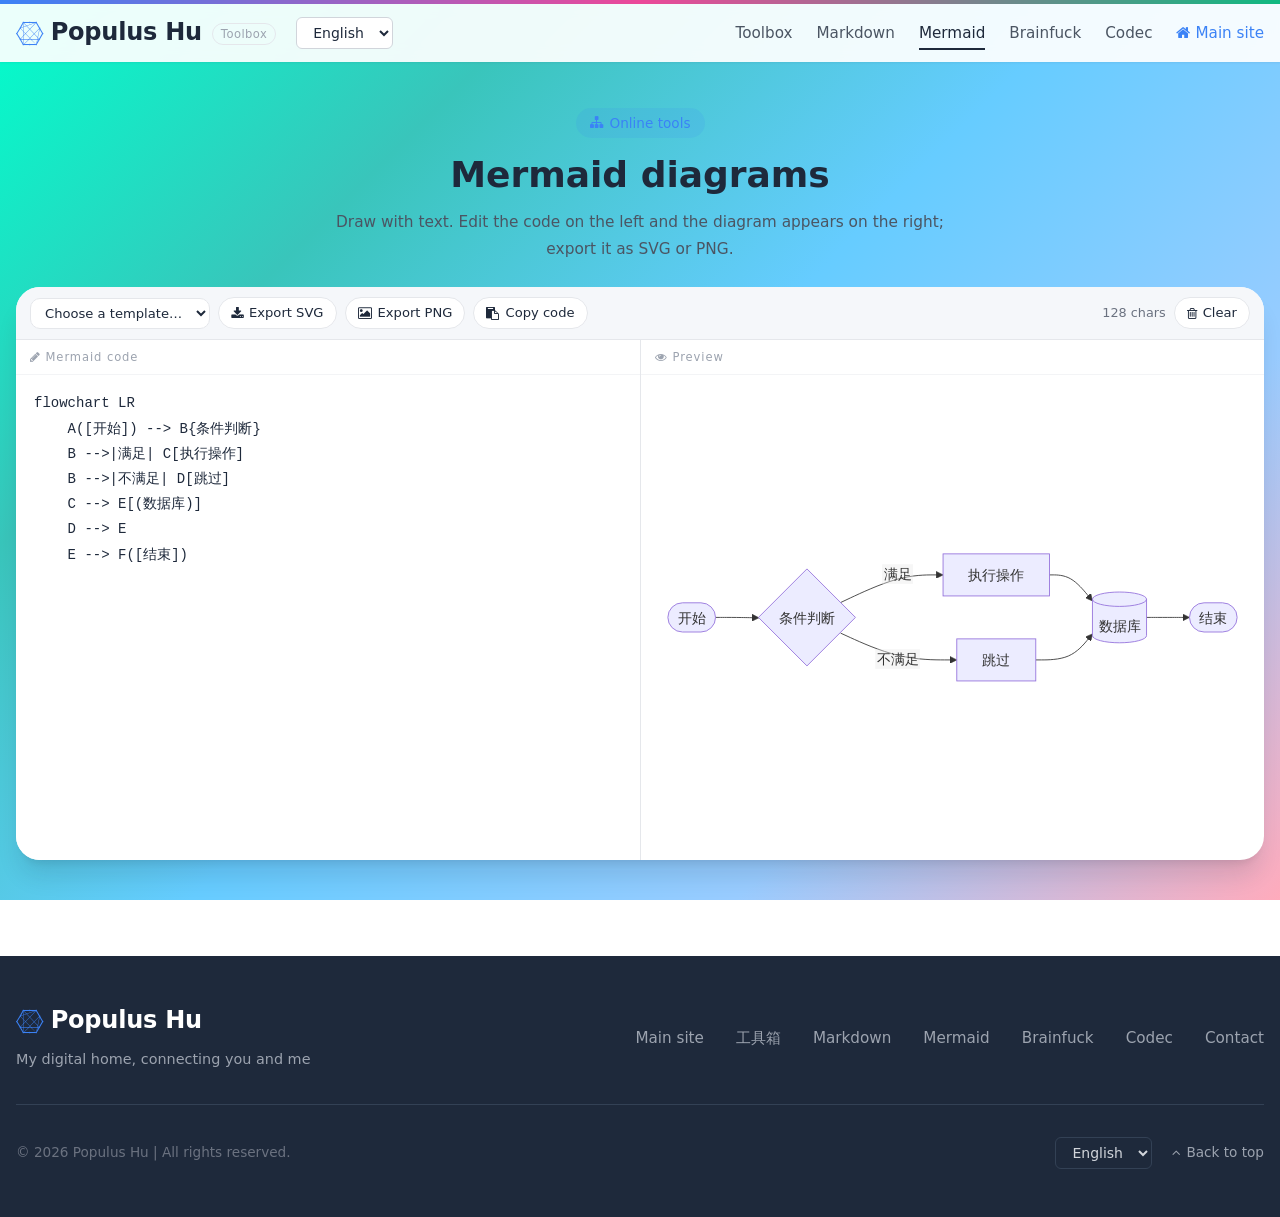
<file: mermaid/index.html>
<!DOCTYPE html>
<html lang="zh-CN">
<head>
<meta charset="UTF-8">
<meta name="viewport" content="width=device-width, initial-scale=1.0">

<title data-i18n="page-title-mmd">Mermaid 图表 | Populus Hu 工具箱</title>
<meta name="description" content="浏览器本地运行的 Mermaid 图表渲染工具，支持流程图、时序图、甘特图等，可导出 SVG / PNG。" data-i18n="meta-desc-mmd">

<link rel="icon" href="/assets/icon.ico" sizes="32x32">
<link rel="stylesheet" href="/assets/font-awesome.min.css">
<link rel="stylesheet" href="/assets/tools.css">

<script src="/assets/lang.js"></script>
<script src="/assets/tools.js"></script>
<!-- mermaid 有 2.5 MB，用 defer 避免阻塞首屏渲染 -->
<script defer src="/assets/vendor/mermaid.min.js"></script>
</head>
<body>

<header class="navbar" id="navbar">
  <div class="nav-decoration"></div>
  <div class="nav-inner">

    <div class="nav-left">
      <a class="brand" href="/">
        <i class="fa fa-connectdevelop"></i>Populus Hu<small data-i18n="brand-tag">工具箱</small>
      </a>
      <div class="lang-desktop">
        <select class="language-selector" aria-label="语言 / Language">
        <option value="cn" selected>中文</option>
        <option value="en">English</option>
        <option value="jp">日本語</option>
        </select>
      </div>
    </div>

    <button class="menu-toggle" id="menu-toggle" aria-label="菜单" aria-expanded="false" aria-controls="nav-links">
      <i class="fa fa-bars"></i>
    </button>

    <nav class="nav-links" id="nav-links">
      <a href="/" data-i18n="nav-tools">工具箱</a>
      <a href="/markdown/" data-i18n="nav-markdown">Markdown</a>
      <a href="/mermaid/" class="is-active" data-i18n="nav-mermaid">Mermaid</a>
      <a href="/brainfuck/" data-i18n="nav-bf">Brainfuck</a>
      <a href="/codec/" data-i18n="nav-codec">编解码</a>
      <a href="https://who-young.top" class="back"><i class="fa fa-home"></i><span data-i18n="nav-back">返回主站</span></a>
      <div class="lang-mobile">
        <select class="language-selector" aria-label="语言 / Language">
        <option value="cn" selected>中文</option>
        <option value="en">English</option>
        <option value="jp">日本語</option>
        </select>
      </div>
    </nav>

  </div>
</header>

<main class="tool-shell wrap">

  <div class="tool-head">
    <span class="badge"><i class="fa fa-sitemap"></i> <span data-i18n="tool-badge">在线工具</span></span>
    <h1 data-i18n="mmd-title">Mermaid 图表</h1>
    <p data-i18n="mmd-desc">用文本画图。左侧改代码，右侧立刻出图；画完可导出 SVG 或 PNG。</p>
  </div>

  <div id="load-warn" class="notice notice-error hidden">
    <i class="fa fa-exclamation-triangle"></i>
    <div data-i18n="load-warn">渲染引擎没有加载成功。如果你是用 <code>file://</code> 直接打开本页，请改用本地服务器访问。</div>
  </div>

  <div class="tool-card-main">

    <div class="tool-bar">
      <select id="tpl-select" aria-label="选择图表模板">
        <option value="">选择模板…</option>
      </select>
      <button class="btn btn-sm" id="btn-svg"><i class="fa fa-download"></i> <span data-i18n="mmd-svg">导出 SVG</span></button>
      <button class="btn btn-sm" id="btn-png"><i class="fa fa-picture-o"></i> <span data-i18n="mmd-png">导出 PNG</span></button>
      <button class="btn btn-sm" id="btn-copy"><i class="fa fa-clipboard"></i> <span data-i18n="mmd-copy">复制代码</span></button>
      <span class="spacer"></span>
      <span class="stat" id="stat"></span>
      <button class="btn btn-sm" id="btn-clear"><i class="fa fa-trash-o"></i> <span data-i18n="btn-clear">清空</span></button>
    </div>

    <div class="panes">
      <div class="pane">
        <div class="pane-label">
          <span><i class="fa fa-pencil"></i> <span data-i18n="mmd-pane-src">Mermaid 代码</span></span>
        </div>
        <textarea class="editor" id="editor" spellcheck="false" data-i18n-placeholder="mmd-placeholder"
          placeholder="flowchart LR&#10;  A[开始] --> B{判断}&#10;  B -->|是| C[继续]&#10;  B -->|否| D[结束]"></textarea>
      </div>
      <div class="pane">
        <div class="pane-label">
          <span><i class="fa fa-eye"></i> <span data-i18n="pane-preview">预览</span></span>
          <span id="hint" class="side"></span>
        </div>
        <div class="preview">
          <div class="mmd-canvas" id="canvas">
            <div class="mmd-empty"><i class="fa fa-spinner fa-spin"></i> <span data-i18n="mmd-empty-init">正在加载渲染引擎…</span></div>
          </div>
        </div>
      </div>
    </div>

  </div>

  <div id="err-box" class="notice notice-error hidden mt-sm">
    <i class="fa fa-exclamation-triangle"></i>
    <div><strong data-i18n="mmd-err-title">语法错误</strong><div id="err-msg" class="mt-xs"></div></div>
  </div>
</main>

<footer class="site-footer">
  <div class="wrap">
    <div class="foot-top">
      <div>
        <a class="brand" href="https://who-young.top"><i class="fa fa-connectdevelop"></i>Populus Hu</a>
        <p class="foot-desc" data-i18n="footer-desc">我的数字家园，连接你我</p>
      </div>
      <nav class="foot-nav">
        <a href="https://who-young.top" data-i18n="footer-home">主站首页</a>
        <a href="/">工具箱</a>
        <a href="/markdown/">Markdown</a>
        <a href="/mermaid/" class="is-active">Mermaid</a>
        <a href="/brainfuck/" data-i18n="footer-bf">Brainfuck</a>
        <a href="/codec/" data-i18n="footer-codec">编解码</a>
        <a href="https://who-young.top/#contact" data-i18n="footer-contact">联系我</a>
      </nav>
    </div>
    <div class="foot-bottom">
      <p data-i18n="footer-copyright">© 2026 Populus Hu | 保留所有权利。</p>
      <div class="foot-bottom-right">
        <select class="language-selector language-selector-dark" aria-label="语言 / Language">
        <option value="cn" selected>中文</option>
        <option value="en">English</option>
        <option value="jp">日本語</option>
        </select>
        <a class="to-top" href="#top" id="to-top"><i class="fa fa-angle-up"></i> <span data-i18n="to-top">回到顶部</span></a>
      </div>
    </div>
  </div>
</footer>

<script>
document.addEventListener('DOMContentLoaded', () => {
  'use strict';

  const editor  = document.getElementById('editor');
  const canvas  = document.getElementById('canvas');
  const stat    = document.getElementById('stat');
  const hint    = document.getElementById('hint');
  const errBox  = document.getElementById('err-box');
  const errMsg  = document.getElementById('err-msg');
  const tplSel  = document.getElementById('tpl-select');
  const STORAGE = 'tools.mermaid.content';

  /* ── 模板 ──────────────────────────────────────────────────────────── */
  const TEMPLATES = {
    flowchart: `flowchart LR
    A([开始]) --> B{条件判断}
    B -->|满足| C[执行操作]
    B -->|不满足| D[跳过]
    C --> E[(数据库)]
    D --> E
    E --> F([结束])`,

    sequence: `sequenceDiagram
    autonumber
    participant U as 用户
    participant S as 服务端
    participant D as 数据库
    U->>S: 发起请求
    activate S
    S->>D: 查询数据
    D-->>S: 返回结果
    S-->>U: 响应
    deactivate S
    Note over U,D: 一次完整的往返`,

    class: `classDiagram
    class 站点 {
      +String 域名
      +部署()
      +回滚()
    }
    class 静态站 {
      +String 根目录
      +构建()
    }
    class 工具站 {
      +List 工具列表
    }
    站点 <|-- 静态站
    静态站 <|-- 工具站`,

    state: `stateDiagram-v2
    [*] --> 待办
    待办 --> 进行中: 开始
    进行中 --> 待评审: 提交
    待评审 --> 进行中: 打回
    待评审 --> 已完成: 通过
    已完成 --> [*]`,

    gantt: `gantt
    title 建站排期
    dateFormat YYYY-MM-DD
    axisFormat %m-%d
    section 准备
    买域名与服务器     :done,    a1, 2026-09-25, 5d
    环境搭建           :done,    a2, after a1, 4d
    section 主体
    主站上线           :active,  b1, 2026-10-02, 3d
    工具站             :         b2, after b1, 4d
    section 收尾
    备案与解析         :         c1, after b2, 10d`,

    pie: `pie showData
    title 时间都去哪儿了
    "写代码" : 40
    "查文档" : 25
    "改 bug" : 20
    "发呆"   : 15`,

    git: `gitGraph
    commit id: "初始化"
    branch feature
    commit id: "写页面"
    commit id: "改样式"
    checkout main
    merge feature
    commit id: "发布"`,
  };

  // 模板名走 i18n；option 的 value 用稳定 id，与当前语言无关
  const TPL_LABELS = {
    flowchart: 'mmd-tpl-flowchart', sequence: 'mmd-tpl-sequence', class: 'mmd-tpl-class',
    state: 'mmd-tpl-state', gantt: 'mmd-tpl-gantt', pie: 'mmd-tpl-pie', git: 'mmd-tpl-git',
  };

  function rebuildTemplates() {
    const keep = tplSel.value;
    tplSel.innerHTML = '';
    const placeholder = document.createElement('option');
    placeholder.value = '';
    placeholder.textContent = i18n.t('mmd-template', null, '选择模板…');
    tplSel.appendChild(placeholder);
    for (const id of Object.keys(TEMPLATES)) {
      const opt = document.createElement('option');
      opt.value = id;
      opt.textContent = i18n.t(TPL_LABELS[id], null, id);
      tplSel.appendChild(opt);
    }
    tplSel.value = keep;
  }
  rebuildTemplates();
  // 切换语言后重建选项文字
  i18n.onReady(rebuildTemplates);

  /* ── 初始化 mermaid ────────────────────────────────────────────────── */
  const libOk = typeof window.mermaid !== 'undefined';
  if (!libOk) {
    document.getElementById('load-warn').classList.remove('hidden');
    canvas.innerHTML = `<div class="mmd-empty">${i18n.t('mmd-unavailable', null, '渲染引擎不可用')}</div>`;
    return;
  }

  mermaid.initialize({
    startOnLoad: false,
    theme: 'default',
    // 不用 HTML 标签，改用纯 SVG <text>：
    // 这样导出的 SVG 序列化后不会被 foreignObject 污染，PNG 导出才正常
    htmlLabels: false,
    securityLevel: 'strict',
    fontFamily: 'system-ui, -apple-system, "Segoe UI", "PingFang SC", "Microsoft YaHei", sans-serif',
    flowchart: { htmlLabels: false, useMaxWidth: true, curve: 'basis' },
  });

  /* ── 渲染 ──────────────────────────────────────────────────────────── */
  let seq = 0;
  let rendering = false;
  let pending = false;

  function showError(msg) {
    errMsg.textContent = msg;
    errBox.classList.remove('hidden');
    hint.textContent = i18n.t('mmd-failed', null, '渲染失败');
    hint.classList.remove('busy');
  }
  function clearError() {
    errBox.classList.add('hidden');
    hint.textContent = '';
    hint.classList.remove('busy');
  }

  let lastCode = null;
  let saveTimer = null;

  // localStorage 是同步写盘，单独防抖
  function scheduleSave(value) {
    clearTimeout(saveTimer);
    saveTimer = setTimeout(() => {
      try { localStorage.setItem(STORAGE, value); } catch { /* 忽略 */ }
    }, 600);
  }

  async function render() {
    const raw = editor.value;
    const code = raw.trim();
    stat.textContent = i18n.t('mmd-stat', { chars: raw.length }, `${raw.length} 字`);
    scheduleSave(raw);

    if (!code) {
      lastCode = '';
      canvas.innerHTML = `<div class="mmd-empty">${i18n.t('mmd-empty', null, '在左边写点 Mermaid 代码试试')}</div>`;
      clearError();
      return;
    }

    // 内容没变就不重画。mermaid 一次渲染要几百毫秒，
    // 光标移动、按住方向键这类不改变内容的事件不该触发重绘。
    if (code === lastCode) return;

    // 避免并发渲染互相覆盖
    if (rendering) { pending = true; return; }
    rendering = true;
    hint.textContent = i18n.t('mmd-rendering', null, '渲染中…');
    hint.classList.add('busy');

    const id = 'mmd-' + (++seq);
    try {
      const { svg } = await mermaid.render(id, code);
      canvas.innerHTML = svg;
      lastCode = code;
      clearError();
    } catch (err) {
      // 语法错误也记下来，避免每敲一个键都重复报同一个错
      lastCode = code;
      const msg = String(err && err.message ? err.message : err);
      showError(msg.split('\n').slice(0, 4).join('\n'));
    } finally {
      rendering = false;
      // mermaid 渲染失败时可能在 body 上留下临时元素，清掉
      document.querySelectorAll('body > div[id^="dmmd-"], body > div[id^="mmd-"]').forEach((el) => {
        if (!canvas.contains(el)) el.remove();
      });
      if (pending) { pending = false; render(); }
    }
  }

  const renderDebounced = Tools.debounce(render, 600);

  /* ── 初始化内容 ────────────────────────────────────────────────────── */
  let restored = '';
  try { restored = localStorage.getItem(STORAGE) || ''; } catch {}
  editor.value = restored || TEMPLATES.flowchart;
  render();

  // 同理：清掉 lastCode 强制完整重渲染，空状态与错误提示才会跟着换语言
  if (window.i18n) i18n.onReady(() => { lastCode = null; render(); });

  editor.addEventListener('input', renderDebounced);
  editor.addEventListener('keydown', (e) => {
    if (e.key !== 'Tab') return;
    e.preventDefault();
    const s = editor.selectionStart, t = editor.selectionEnd;
    editor.value = editor.value.slice(0, s) + '  ' + editor.value.slice(t);
    editor.selectionStart = editor.selectionEnd = s + 2;
    renderDebounced();
  });

  tplSel.addEventListener('change', () => {
    const id = tplSel.value;
    if (!id || !TEMPLATES[id]) return;
    editor.value = TEMPLATES[id];
    render();
    const label = i18n.t(TPL_LABELS[id], null, id);
    Tools.toast(i18n.t('toast-template', { name: label }, `已载入「${label}」模板`), 'info');
    tplSel.value = '';
  });

  /* ── 导出 ──────────────────────────────────────────────────────────── */

  /** 取出当前 SVG 的独立副本，并确保带 xmlns 与明确的宽高 */
  function currentSvg() {
    const svg = canvas.querySelector('svg');
    if (!svg) { Tools.toast(i18n.t('toast-nothing', null, '还没有可导出的图'), 'warn'); return null; }
    const clone = svg.cloneNode(true);
    clone.setAttribute('xmlns', 'http://www.w3.org/2000/svg');
    clone.setAttribute('xmlns:xlink', 'http://www.w3.org/1999/xlink');
    clone.removeAttribute('style');

    const vb = (svg.getAttribute('viewBox') || '').split(/[\s,]+/).map(Number);
    let w = vb[2], h = vb[3];
    if (!w || !h) {
      const b = svg.getBBox();
      w = Math.ceil(b.width) || 800;
      h = Math.ceil(b.height) || 600;
    }
    clone.setAttribute('width', w);
    clone.setAttribute('height', h);
    return { clone, w, h };
  }

  document.getElementById('btn-svg').addEventListener('click', () => {
    const got = currentSvg();
    if (!got) return;
    const text = '<?xml version="1.0" encoding="UTF-8"?>\n' + new XMLSerializer().serializeToString(got.clone);
    Tools.downloadText(`mermaid-${Tools.stamp()}.svg`, text, 'image/svg+xml;charset=utf-8');
    Tools.toast(i18n.t('toast-exported-svg', null, '已导出 SVG'), 'ok');
  });

  document.getElementById('btn-png').addEventListener('click', async () => {
    const got = currentSvg();
    if (!got) return;
    const scale = 2; // 2 倍图，贴进文档里不糊
    try {
      const svgText = new XMLSerializer().serializeToString(got.clone);
      const url = URL.createObjectURL(new Blob([svgText], { type: 'image/svg+xml;charset=utf-8' }));
      const img = new Image();
      await new Promise((res, rej) => { img.onload = res; img.onerror = () => rej(new Error(i18n.t('svg-load-fail', null, 'SVG 载入失败'))); img.src = url; });

      const c = document.createElement('canvas');
      c.width = got.w * scale;
      c.height = got.h * scale;
      const ctx = c.getContext('2d');
      ctx.fillStyle = '#ffffff';
      ctx.fillRect(0, 0, c.width, c.height);
      ctx.drawImage(img, 0, 0, c.width, c.height);
      URL.revokeObjectURL(url);

      await new Promise((res, rej) => {
        c.toBlob((b) => {
          if (!b) { rej(new Error(i18n.t('canvas-fail', null, '画布导出失败'))); return; }
          Tools.downloadBlob(`mermaid-${Tools.stamp()}.png`, b);
          res();
        }, 'image/png');
      });
      Tools.toast(i18n.t('toast-exported-png', null, '已导出 PNG'), 'ok');
    } catch (err) {
      Tools.toast(i18n.t('toast-png-fail', { msg: err.message }, 'PNG 导出失败：' + err.message), 'error');
    }
  });

  document.getElementById('btn-copy').addEventListener('click', async () => {
    const ok = await Tools.copy(editor.value);
    Tools.toast(ok ? i18n.t('toast-copied-code', null, '已复制代码')
                : i18n.t('toast-copy-fail', null, '复制失败'), ok ? 'ok' : 'error');
  });

  document.getElementById('btn-clear').addEventListener('click', () => {
    editor.value = '';
    render();
    editor.focus();
  });

  document.addEventListener('keydown', (e) => {
    if ((e.ctrlKey || e.metaKey) && e.key.toLowerCase() === 's') {
      e.preventDefault();
      document.getElementById('btn-svg').click();
    }
  });
});
</script>

</body>
</html>
</file>
<file: assets/tools.css>
/* ============================================================================
   在线工具站 —— 共享样式
   设计令牌取自主站 who-young.top：
     · 背景渐变来自主站 src/css.css 的 .index-bg-pattern
     · 颜色来自主站 tailwind.config.js 的 theme.extend.colors
     · 容器宽度、页眉页脚结构、间距节奏均对齐主站
   ========================================================================== */

*, *::before, *::after { box-sizing: border-box; }

:root {
  --primary:   #3B82F6;
  --secondary: #10B981;
  --accent:    #EC4899;
  --dark:      #1E293B;

  --gray-700: #374151;
  --gray-600: #4B5563;
  --gray-500: #6B7280;
  --gray-400: #9CA3AF;
  --gray-300: #D1D5DB;
  --gray-200: #E5E7EB;
  --gray-100: #F3F4F6;

  --soft-blue:     #E1F5FE;
  --soft-green:    #E8F5E9;
  --soft-pink:     #FFEBEE;
  --soft-lavender: #F3E5F5;
  --soft-gray:     #F5F7FA;

  --radius-sm: 10px;
  --radius:    16px;
  --radius-lg: 24px;

  --shadow-sm: 0 1px 2px rgba(15, 23, 42, .06);
  --shadow:    0 10px 15px -3px rgba(15, 23, 42, .10), 0 4px 6px -4px rgba(15, 23, 42, .10);
  --shadow-lg: 0 20px 25px -5px rgba(15, 23, 42, .12), 0 8px 10px -6px rgba(15, 23, 42, .10);

  /* 与主站 tailwind container 在 xl 断点下的宽度一致 */
  --container: 1280px;
  --gutter: 16px;

  --font-sans: system-ui, -apple-system, "Segoe UI", Roboto, "Helvetica Neue", Arial,
               "PingFang SC", "Hiragino Sans GB", "Microsoft YaHei", sans-serif;
  --mono: ui-monospace, SFMono-Regular, "SF Mono", Menlo, Consolas,
          "Liberation Mono", "Courier New", monospace;
}

html { -webkit-text-size-adjust: 100%; }

/* ── 背景渐变 ─────────────────────────────────────────────────────────────
   刻意【不用】background-attachment: fixed —— 那会让浏览器每次滚动都重绘
   整屏渐变，是典型的滚动卡顿来源。改成固定在视口上的伪元素，
   浏览器会把它放进独立合成层，滚动时零重绘。
   ──────────────────────────────────────────────────────────────────────── */
body::before {
  content: '';
  position: fixed;
  inset: 0;
  z-index: -1;
  background: linear-gradient(135deg,
      #00FFCC 0%, #39C5BB 25%, #66CCFF 50%, #99CCFF 75%, #FFABBC 100%);
}

body {
  margin: 0;
  min-height: 100vh;
  /* 垂直三段式布局，保证内容不足一屏时页脚也被压在底部，
     不会在页脚下方露出一条渐变背景 */
  display: flex;
  flex-direction: column;
  color: var(--dark);
  font-family: var(--font-sans);
  font-size: 16px;
  line-height: 1.75;
  overflow-x: hidden;
}

main { flex: 1 0 auto; }

a { color: inherit; text-decoration: none; }
img { max-width: 100%; display: block; }
button, input, select, textarea { font: inherit; color: inherit; }
h1, h2, h3, h4 { margin: 0; line-height: 1.3; font-weight: 700; text-wrap: balance; }
p { margin: 0; }

/* ── 容器 ───────────────────────────────────────────────────────────────── */
.wrap,
.nav-inner {
  width: 100%;
  max-width: var(--container);
  margin: 0 auto;
  padding-left: var(--gutter);
  padding-right: var(--gutter);
}
.wrap-narrow { max-width: 960px; }

/* ── 页眉 ───────────────────────────────────────────────────────────────── */
.navbar {
  position: fixed; top: 0; left: 0; right: 0; z-index: 50;
  background: rgba(255, 255, 255, .92);
  backdrop-filter: blur(8px);
  -webkit-backdrop-filter: blur(8px);
  box-shadow: 0 1px 2px rgba(15, 23, 42, .06);
  transition: background .25s, box-shadow .25s;
}
.navbar.is-scrolled { background: #fff; box-shadow: 0 4px 6px -1px rgba(15, 23, 42, .1); }

.nav-decoration {
  height: 4px; width: 100%;
  background: linear-gradient(90deg, #3B82F6 0%, #EC4899 50%, #10B981 100%);
}

.nav-inner {
  display: flex; align-items: center; justify-content: space-between;
  padding-top: 12px; padding-bottom: 12px;
}
.nav-left { display: flex; align-items: center; gap: 20px; min-width: 0; }

/* 语言选择器：规格对齐主站 bg-white border-gray-300 rounded-md px-3 py-1.5 text-sm */
.language-selector {
  background: #fff; border: 1px solid var(--gray-300); color: var(--dark);
  border-radius: 6px; padding: 6px 12px; font-size: .875rem; line-height: 1.5;
  cursor: pointer; transition: box-shadow .2s, border-color .2s;
}
.language-selector:focus {
  outline: none; border-color: var(--primary);
  box-shadow: 0 0 0 2px rgba(59, 130, 246, .3);
}
.language-selector-dark { background: #1E293B; border-color: #334155; color: var(--gray-300); }

/* 桌面端放页眉，移动端收进折叠菜单 —— 与主站一致 */
.lang-desktop { display: none; }
.lang-mobile { display: block; width: 100%; padding-top: 12px; }
.lang-mobile .language-selector { width: 100%; }
@media (min-width: 801px) {
  .lang-desktop { display: block; }
  .lang-mobile { display: none; }
}

/* 与主站 text-2xl font-bold 对齐 */
.brand {
  display: inline-flex; align-items: center; gap: 8px;
  font-size: 1.5rem; font-weight: 700; line-height: 1.4;
  letter-spacing: -.01em;
}
.brand i { color: var(--primary); font-size: 1.5rem; transition: transform .3s; }
.brand:hover i { transform: rotate(12deg); }
.brand small {
  font-size: .72rem; font-weight: 500; color: var(--gray-400);
  letter-spacing: .04em; margin-left: 2px;
  padding: 2px 8px; border: 1px solid var(--gray-200); border-radius: 999px;
  transform: translateY(1px);
}

.nav-links { display: flex; align-items: center; gap: 24px; }
.nav-links a {
  position: relative; color: var(--gray-600); font-size: .95rem;
  transition: color .2s;
}
.nav-links a:hover, .nav-links a.is-active { color: var(--dark); }
.nav-links a::after {
  content: ''; position: absolute; left: 0; bottom: -4px; height: 2px; width: 0;
  background: currentColor; transition: width .3s ease;
}
.nav-links a:hover::after, .nav-links a.is-active::after { width: 100%; }
.nav-links a.back { color: var(--primary); display: inline-flex; align-items: center; gap: 5px; }

.menu-toggle {
  display: none; background: none; border: 0; cursor: pointer;
  font-size: 1.25rem; padding: 4px 6px; line-height: 1;
}

@media (max-width: 800px) {
  .menu-toggle { display: block; }
  .brand { font-size: 1.25rem; }
  .brand i { font-size: 1.25rem; }
  .brand small { display: none; }
  .nav-links {
    position: absolute; left: 0; right: 0; top: 100%;
    flex-direction: column; align-items: stretch; gap: 0;
    background: #fff; box-shadow: var(--shadow-lg);
    padding: 4px var(--gutter) 12px;
    opacity: 0; transform: translateY(-8px); pointer-events: none;
    transition: opacity .22s ease, transform .22s ease;
  }
  .nav-links.is-open { opacity: 1; transform: translateY(0); pointer-events: auto; }
  .nav-links a { padding: 13px 0; border-bottom: 1px solid var(--gray-100); font-size: 1rem; }
  .nav-links a:last-child { border-bottom: 0; }
  .nav-links a::after { display: none; }
}

/* ── 按钮 ───────────────────────────────────────────────────────────────── */
.btn {
  display: inline-flex; align-items: center; gap: 6px;
  padding: 7px 14px; border-radius: 999px; cursor: pointer;
  background: #fff; border: 1px solid var(--gray-200); color: var(--dark);
  font-size: .875rem; line-height: 1.4; white-space: nowrap;
  transition: transform .18s ease, box-shadow .18s ease, border-color .18s ease;
}
.btn:hover { border-color: var(--gray-300); box-shadow: var(--shadow-sm); transform: translateY(-1px); }
.btn:active { transform: translateY(0); }
.btn:disabled { opacity: .45; cursor: not-allowed; transform: none; box-shadow: none; }
.btn-primary { background: var(--primary); border-color: var(--primary); color: #fff; }
.btn-primary:hover { box-shadow: 0 8px 18px -4px rgba(59, 130, 246, .5); }
.btn-sm { padding: 6px 12px; font-size: .82rem; }

/* ── 卡片 ───────────────────────────────────────────────────────────────────
   悬停只过渡 transform。
   box-shadow 的过渡会每帧触发大面积重绘，是「悬停发粘」的主因 —— 这里
   让阴影直接切换、只让位移做动画，观感立刻跟手。
   ──────────────────────────────────────────────────────────────────────── */
.card {
  background: #fff; border-radius: var(--radius-lg);
  box-shadow: var(--shadow-lg); overflow: hidden;
  transition: transform .2s cubic-bezier(.2, .8, .2, 1);
}
.card-hover:hover { transform: translateY(-6px); }
.card-hover:active { transform: translateY(-3px); }

/* ── 通用徽标 ───────────────────────────────────────────────────────────── */
.badge {
  display: inline-flex; align-items: center; gap: 6px;
  padding: 5px 14px; border-radius: 999px;
  background: rgba(59, 130, 246, .12); color: var(--primary);
  font-size: .85rem; font-weight: 500; line-height: 1.5;
}

/* ── 首页 hero（规格对齐主站 index） ─────────────────────────────────────
   主站：max-w-3xl 左对齐 / h1 clamp(2.5rem,8vw,5rem) leading-tight /
        段落 clamp(1rem,2vw,1.25rem) / 两个 px-8 py-3 的圆角按钮 / 右侧两个模糊光斑
   ──────────────────────────────────────────────────────────────────────── */
/* 与主站一致：hero 占满一屏并垂直居中。
   否则下一个分节的标题会从首屏底部露出一截，看着像页面没排好。
   只用 padding-top/bottom —— 用 padding 简写会把 .wrap 的左右内边距清零，
   窄屏下正文就贴到屏幕边缘了。 */
.hero {
  position: relative; overflow: hidden;
  min-height: 100vh;
  display: flex; align-items: center;
  padding-top: 96px; padding-bottom: 48px;
}
/* 移动端浏览器地址栏会收放，100vh 会偏大；dvh 更贴合实际可视高度 */
@supports (min-height: 100dvh) {
  .hero { min-height: 100dvh; }
}
.hero-glow { position: absolute; top: 0; right: 0; width: 55%; height: 100%; pointer-events: none; }
.hero-glow::before, .hero-glow::after {
  content: ''; position: absolute; border-radius: 50%; filter: blur(64px);
}
.hero-glow::before { top: 72px; right: 0; width: 16rem; height: 16rem; background: rgba(59, 130, 246, .30); }
.hero-glow::after  { bottom: 24px; right: 8rem; width: 20rem; height: 20rem; background: rgba(236, 72, 153, .26); }

.hero > .wrap { position: relative; }
.hero .badge { margin-bottom: 20px; }
.hero h1 {
  font-size: clamp(2.5rem, 8vw, 5rem);
  line-height: 1.15; letter-spacing: -.02em;
  margin-bottom: 24px;
}
.hero .grad {
  background: linear-gradient(90deg, var(--primary), var(--accent));
  -webkit-background-clip: text; background-clip: text;
  -webkit-text-fill-color: transparent; color: transparent;
}
.hero p {
  /* 中文单行 35~40 字最舒服；46rem 太长会导致换行点难看 */
  max-width: 42rem;
  color: var(--gray-600);
  font-size: clamp(1rem, 2vw, 1.2rem); line-height: 1.75;
  margin-bottom: 32px;
}
.hero-actions { display: flex; flex-wrap: wrap; gap: 16px; }

/* 主站 CTA 按钮规格：px-8 py-3 rounded-full shadow-lg hover:-translate-y-1 */
.btn-hero {
  display: inline-flex; align-items: center; gap: 8px;
  padding: 12px 32px; border-radius: 999px;
  font-size: 1rem; font-weight: 500;
  transition: transform .2s ease, box-shadow .2s ease;
}
.btn-hero:hover { transform: translateY(-4px); }
.btn-hero-primary { background: var(--primary); color: #fff; box-shadow: 0 10px 15px -3px rgba(59, 130, 246, .35); }
.btn-hero-primary:hover { box-shadow: 0 20px 25px -5px rgba(59, 130, 246, .45); }
.btn-hero-ghost {
  background: #fff; color: var(--dark); border: 1px solid var(--gray-100);
  box-shadow: 0 10px 15px -3px rgba(15, 23, 42, .12);
}
.btn-hero-ghost:hover { box-shadow: 0 20px 25px -5px rgba(15, 23, 42, .18); }

/* ── Section：对齐主站的 badge + h2 + 描述 三段式 ───────────────────────── */
/* 首屏已经被 hero 占满，这里留出与主站分节相当的上间距 */
.section { padding-top: 80px; padding-bottom: 16px; }
.section-head { text-align: center; max-width: 44rem; margin: 0 auto 56px; }
.section-head .badge { margin-bottom: 16px; }
.section-head h2 {
  font-size: clamp(1.8rem, 5vw, 3rem);
  line-height: 1.25; letter-spacing: -.015em;
  margin-bottom: 20px;
}
.section-head p { color: var(--gray-600); font-size: 1.05rem; line-height: 1.75; }

.grid { display: grid; gap: 24px; }
@media (min-width: 760px) { .grid.cols-2 { grid-template-columns: repeat(2, 1fr); } }
@media (min-width: 1000px) { .grid.cols-3 { grid-template-columns: repeat(3, 1fr); } }
@media (min-width: 700px) and (max-width: 999px) { .grid.cols-3 { grid-template-columns: repeat(2, 1fr); } }

.tool-card { display: flex; flex-direction: column; padding: 28px; height: 100%; }
.tool-card .icon {
  width: 52px; height: 52px; border-radius: 14px;
  display: flex; align-items: center; justify-content: center;
  font-size: 1.4rem; margin-bottom: 18px;
}
.tool-card h3 { font-size: 1.25rem; margin-bottom: 10px; }
.tool-card p {
  color: var(--gray-600); font-size: .95rem; line-height: 1.75;
  margin-bottom: 20px; flex: 1 1 auto;
}
.tool-card .go {
  color: var(--primary); font-weight: 500; font-size: .95rem;
  display: inline-flex; align-items: center; gap: 6px;
  transition: transform .2s ease;
}
.tool-card:hover .go { transform: translateX(6px); }
.bg-blue { background: var(--soft-blue); color: var(--primary); }
.bg-pink { background: var(--soft-pink); color: var(--accent); }
.bg-green { background: var(--soft-green); color: var(--secondary); }
.bg-lav  { background: var(--soft-lavender); color: #8B5CF6; }

/* ── 工具页外壳 ─────────────────────────────────────────────────────────── */
/* 同理：只用纵向 padding，横向交给 .wrap（页面里写的是 class="tool-shell wrap"） */
/* 纵向 flex：让工具卡片自动填满首屏剩余空间。
   原来用 calc(100vh - 268px) 这个魔数，页头文字多一行就会把卡片挤出视口。 */
.tool-shell {
  padding-top: 108px; padding-bottom: 40px;
  display: flex; flex-direction: column;
  min-height: 100vh;
}
@supports (min-height: 100dvh) { .tool-shell { min-height: 100dvh; } }
.tool-head { text-align: center; max-width: 40rem; margin: 0 auto 24px; }
.tool-head .badge { margin-bottom: 14px; }
.tool-head h1 { font-size: clamp(1.6rem, 1.2rem + 1.6vw, 2.25rem); margin-bottom: 10px; }
.tool-head p { color: var(--gray-600); font-size: .96rem; line-height: 1.75; }

.tool-card-main {
  background: #fff; border-radius: var(--radius-lg); box-shadow: var(--shadow-lg);
  overflow: hidden; display: flex; flex-direction: column;
  /* basis 必须是 0 而不是 auto：auto 会拿【内容高度】当基准尺寸，
     而左侧操作列表有三十多项、内容高一千多像素，整张卡片就会被撑开，
     右侧的输出区被顶到屏幕外。basis 0 让高度由容器剩余空间决定。 */
  flex: 1 1 0; min-height: 420px;
}

.tool-bar {
  display: flex; flex-wrap: wrap; align-items: center; gap: 8px;
  padding: 10px 14px; background: var(--soft-gray);
  border-bottom: 1px solid var(--gray-200);
}
.tool-bar .spacer { flex: 1 1 auto; }
.tool-bar .stat { color: var(--gray-500); font-size: .8rem; font-variant-numeric: tabular-nums; }
.tool-bar select {
  padding: 6px 10px; border: 1px solid var(--gray-200); border-radius: var(--radius-sm);
  background: #fff; font-size: .82rem; cursor: pointer; max-width: 12rem;
}

.panes { flex: 1 1 auto; display: flex; min-height: 0; }
.pane { flex: 1 1 50%; min-width: 0; display: flex; flex-direction: column; }
.pane + .pane { border-left: 1px solid var(--gray-200); }
.pane-label {
  padding: 7px 14px; font-size: .72rem; letter-spacing: .08em;
  color: var(--gray-400); border-bottom: 1px solid var(--gray-100);
  display: flex; align-items: center; justify-content: space-between; gap: 12px;
  background: #fff;
}
.pane-label .side { text-transform: none; letter-spacing: 0; font-size: .76rem; }
.pane-label .busy { color: var(--primary); }

.editor {
  flex: 1 1 auto; width: 100%; border: 0; outline: none; resize: none;
  padding: 16px 18px; font-family: var(--mono);
  font-size: .875rem; line-height: 1.8;
  background: #fff; color: var(--dark); tab-size: 2;
}
.editor::placeholder { color: var(--gray-400); }

.preview { flex: 1 1 auto; overflow: auto; padding: 18px 20px; }
.preview.is-drop { background: var(--soft-blue); }

@media (max-width: 880px) {
  .tool-shell { padding-top: 96px; min-height: auto; }
  .tool-card-main { flex: 0 0 auto; }
  .panes { flex-direction: column; }
  .pane { min-height: 44vh; }
  .pane + .pane { border-left: 0; border-top: 1px solid var(--gray-200); }
}

/* ── 提示 / 错误 ─────────────────────────────────────────────────────────── */
.notice {
  display: flex; align-items: flex-start; gap: 10px;
  padding: 12px 16px; border-radius: var(--radius-sm);
  font-size: .875rem; line-height: 1.7;
}
.notice i { margin-top: 4px; flex: 0 0 auto; }
.notice-info  { background: var(--soft-blue); color: #0369A1; }
.notice-warn  { background: #FEF3C7; color: #92400E; }
.notice-error { background: var(--soft-pink); color: #9F1239; }
.notice code {
  font-family: var(--mono); font-size: .85em;
  background: rgba(0, 0, 0, .06); padding: 1px 5px; border-radius: 4px;
}
.notice + .notice { margin-top: 10px; }
/* 少量间距工具类，避免在 HTML 里写行内 style */
.mt-xs { margin-top: 4px; }
.mt-sm { margin-top: 16px; }
.mt-lg { margin-top: 36px; }
.hidden { display: none !important; }

/* ── Markdown 渲染排版 ───────────────────────────────────────────────────── */
.md-body {
  font-size: .95rem; line-height: 1.85; color: var(--gray-700);
  word-wrap: break-word; overflow-wrap: anywhere;
}
.md-body > *:first-child { margin-top: 0; }
.md-body > *:last-child { margin-bottom: 0; }
.md-body h1, .md-body h2, .md-body h3, .md-body h4 {
  color: var(--dark); margin: 1.8em 0 .7em; text-wrap: balance;
}
.md-body h1 { font-size: 1.65em; padding-bottom: .3em; border-bottom: 1px solid var(--gray-200); }
.md-body h2 { font-size: 1.35em; padding-bottom: .25em; border-bottom: 1px solid var(--gray-200); }
.md-body h3 { font-size: 1.15em; }
.md-body h4 { font-size: 1em; }
.md-body p { margin: 0 0 1.1em; }
.md-body ul, .md-body ol { margin: 0 0 1.1em; padding-left: 1.5em; }
.md-body li { margin: .35em 0; }
.md-body li > ul, .md-body li > ol { margin: .35em 0; }
.md-body a { color: var(--primary); text-decoration: underline; text-underline-offset: 3px; }
.md-body a:hover { text-decoration-thickness: 2px; }
.md-body strong { font-weight: 700; color: var(--dark); }
.md-body blockquote {
  margin: 0 0 1.1em; padding: .7em 1.1em; color: var(--gray-600);
  border-left: 4px solid var(--primary); background: var(--soft-gray);
  border-radius: 0 var(--radius-sm) var(--radius-sm) 0;
}
.md-body blockquote p:last-child { margin-bottom: 0; }
.md-body code {
  font-family: var(--mono); font-size: .87em;
  background: var(--gray-100); padding: .15em .4em; border-radius: 5px;
}
.md-body pre {
  margin: 0 0 1.1em; padding: 14px 16px; overflow: auto;
  background: #F6F8FA; border: 1px solid var(--gray-200); border-radius: var(--radius-sm);
}
.md-body pre code {
  background: none; padding: 0; font-size: .85em; line-height: 1.65;
}
.md-body table {
  border-collapse: collapse; margin: 0 0 1.1em; font-size: .9em;
  display: block; width: max-content; max-width: 100%; overflow-x: auto;
}
.md-body th, .md-body td { border: 1px solid var(--gray-200); padding: 8px 13px; text-align: left; }
.md-body th { background: var(--soft-gray); font-weight: 600; color: var(--dark); }
/* 不写 tbody —— 有的 Markdown 渲染器不生成 tbody，用 tr 更稳 */
.md-body tr:nth-child(even) td { background: #FAFBFC; }
.md-body hr { border: 0; border-top: 1px solid var(--gray-200); margin: 2.2em 0; }
.md-body img { border-radius: var(--radius-sm); margin: .4em 0; }
.md-body input[type="checkbox"] { margin-right: .45em; vertical-align: -1px; }
.md-body .task-list-item { list-style: none; margin-left: -1.3em; }

/* ── Mermaid 画布 ────────────────────────────────────────────────────────── */
.mmd-canvas { display: flex; align-items: center; justify-content: center; min-height: 100%; }
.mmd-canvas svg { max-width: 100%; height: auto; }
.mmd-empty { color: var(--gray-400); font-size: .9rem; text-align: center; padding: 48px 16px; }

/* ── Brainfuck 工具页 ───────────────────────────────────────────────────── */
/* 工具栏里的复选框做成小胶囊 */
.bf-check {
  display: inline-flex; align-items: center; gap: 6px;
  padding: 6px 12px; border-radius: 999px; cursor: pointer;
  background: #fff; border: 1px solid var(--gray-200);
  font-size: .82rem; user-select: none;
  transition: border-color .15s, box-shadow .15s;
}
.bf-check:hover { border-color: var(--gray-300); box-shadow: var(--shadow-sm); }
.bf-check input { accent-color: var(--primary); margin: 0; cursor: pointer; }

/* 选中示例后显示它的说明 */
.bf-caption {
  padding: 8px 14px; font-size: .8rem; line-height: 1.6;
  color: var(--primary); background: var(--soft-blue);
  border-bottom: 1px solid var(--gray-200);
}

/* 输出用深色终端风格，和左侧源码区拉开层次 */
.bf-console {
  flex: 1 1 auto; min-height: 120px; margin: 0;
  padding: 14px 16px; overflow: auto;
  background: #0D1117; color: #C9D1D9;
  font-family: var(--mono); font-size: .85rem; line-height: 1.65;
  white-space: pre-wrap; word-break: break-all;
}
.bf-console:empty::before {
  content: '—';
  color: #484F58;
}

/* 输入行 */
.bf-stdin {
  flex: 0 0 auto; display: flex; align-items: center; gap: 10px;
  padding: 8px 14px; border-top: 1px solid var(--gray-200); background: #fff;
}
.bf-stdin label {
  display: inline-flex; align-items: center; gap: 6px;
  font-size: .78rem; color: var(--gray-500); white-space: nowrap;
}
.bf-stdin input {
  flex: 1 1 auto; min-width: 0;
  padding: 5px 10px; border: 1px solid var(--gray-200); border-radius: 6px;
  font-family: var(--mono); font-size: .82rem;
}
.bf-stdin input:focus { outline: none; border-color: var(--primary); box-shadow: 0 0 0 2px rgba(59, 130, 246, .2); }

/* 统计区：等宽小字，按「指令 → 执行 → 耗时」分组 */
.bf-stats {
  flex: 0 0 auto; max-height: 38%; overflow: auto;
  display: flex; flex-wrap: wrap; gap: 3px 16px; align-content: flex-start;
  padding: 10px 14px;
  border-top: 1px solid var(--gray-200); background: var(--soft-gray);
  font-family: var(--mono); font-size: .74rem; line-height: 1.9;
}
.bf-stats .item { display: inline-flex; gap: 6px; white-space: nowrap; }
.bf-stats .k { color: var(--gray-400); }
.bf-stats .v { color: var(--dark); font-weight: 600; font-variant-numeric: tabular-nums; }
.bf-stats .v.hl { color: var(--secondary); }
.bf-stats .sep { flex: 1 1 100%; height: 0; }

/* 生成的 JS 折在 details 里 */
.bf-jit {
  flex: 0 0 auto; border-top: 1px solid var(--gray-200); background: var(--soft-gray);
  font-family: var(--mono); font-size: .74rem;
}
.bf-jit > summary {
  padding: 7px 14px; cursor: pointer; color: var(--primary);
  list-style: none; user-select: none;
}
.bf-jit > summary::-webkit-details-marker { display: none; }
.bf-jit > summary::before { content: '▸ '; }
.bf-jit[open] > summary::before { content: '▾ '; }
.bf-jit > pre {
  margin: 0; padding: 10px 14px; max-height: 240px; overflow: auto;
  background: #0D1117; color: #C9D1D9;
  font-family: var(--mono); font-size: .72rem; line-height: 1.6;
}

/* 状态标记：警告态 */
.pane-label .side.warn { color: #B45309; }

/* ── 编解码工具页 ───────────────────────────────────────────────────────── */
/* 左栏固定宽度放操作列表，右栏留给「输入 / 配方 / 输出」三段 */
.pane-ops { flex: 0 0 254px; }

.codec-search {
  flex: 0 0 auto; display: flex; align-items: center; gap: 8px;
  padding: 8px 12px; border-bottom: 1px solid var(--gray-200); background: #fff;
}
.codec-search i { color: var(--gray-400); font-size: .85rem; }
.codec-search input {
  flex: 1 1 auto; min-width: 0; border: 0; outline: none;
  font-size: .85rem; background: transparent;
}

.codec-ops { flex: 1 1 auto; overflow: auto; padding: 4px 0 12px; background: #fff; }
.codec-group {
  padding: 10px 14px 4px; font-size: .68rem; letter-spacing: .08em;
  color: var(--gray-400); text-transform: uppercase;
}
.codec-op {
  display: flex; align-items: center; justify-content: space-between; gap: 6px;
  width: 100%; padding: 6px 14px; border: 0; background: none; cursor: pointer;
  font-size: .84rem; text-align: left; color: var(--gray-700);
  transition: background .12s, color .12s;
}
.codec-op:hover { background: var(--soft-blue); color: var(--primary); }
.codec-op i { font-size: .68rem; color: var(--gray-300); }
.codec-op:hover i { color: var(--primary); }
.codec-nomatch { padding: 16px 14px; font-size: .82rem; color: var(--gray-400); }

/* 配方条：通栏放在工具栏下面，而不是挤在右侧栏里 ——
   右侧竖着叠「输入 / 配方 / 输出」三段会把输出挤出屏幕 */
.codec-recipebar {
  flex: 0 0 auto; display: flex; align-items: flex-start; gap: 10px;
  padding: 8px 14px; background: var(--soft-gray);
  border-bottom: 1px solid var(--gray-200);
}
.codec-recipebar .lbl {
  flex: 0 0 auto; padding-top: 5px; font-size: .7rem; letter-spacing: .08em;
  color: var(--gray-400); white-space: nowrap;
}
.codec-recipebar .side { flex: 0 0 auto; padding-top: 5px; font-size: .72rem; color: var(--gray-400); }

/* 配方 chip：可拖拽重排 */
.codec-recipe {
  flex: 1 1 auto; display: flex; flex-wrap: wrap; align-content: flex-start; gap: 6px;
  min-height: 30px; max-height: 92px; overflow: auto;
}
.codec-empty { font-size: .78rem; color: var(--gray-400); padding: 6px 2px; }
.codec-chip {
  display: inline-flex; align-items: center; gap: 8px;
  padding: 4px 6px 4px 10px; border-radius: 999px;
  background: #fff; border: 1px solid var(--gray-200);
  font-size: .8rem; cursor: grab; max-width: 100%;
}
.codec-chip.dragging { opacity: .4; }
.codec-chip .n { white-space: nowrap; color: var(--dark); font-weight: 500; }
.codec-chip .ps { display: inline-flex; align-items: center; gap: 8px; flex-wrap: wrap; }
.codec-chip .p {
  display: inline-flex; align-items: center; gap: 4px;
  font-size: .72rem; color: var(--gray-500); white-space: nowrap;
}
.codec-chip .p input[type="text"], .codec-chip .p input[type="number"] {
  width: 4.6rem; padding: 2px 6px; border: 1px solid var(--gray-200);
  border-radius: 5px; font-size: .72rem; font-family: var(--mono);
}
.codec-chip .p input[type="number"] { width: 3.4rem; }
.codec-chip .p input[type="checkbox"] { accent-color: var(--primary); margin: 0; }
.codec-chip .x {
  border: 0; background: none; cursor: pointer; color: var(--gray-300);
  font-size: 1rem; line-height: 1; padding: 0 4px; border-radius: 50%;
}
.codec-chip .x:hover { color: var(--accent); background: var(--soft-pink); }

/* 输入 / 输出 平分右侧剩余高度 */
.codec-io { flex: 1 1 0; min-height: 90px; }

/* 出错提示（动态文案，故意不带 data-i18n） */
.codec-error {
  flex: 0 0 auto; display: flex; align-items: flex-start; gap: 10px;
  padding: 8px 14px; background: var(--soft-pink); color: #9F1239;
  font-size: .8rem; line-height: 1.6;
}
.codec-error i { margin-top: 3px; }
.codec-error strong { display: block; }

/* 四列栅格（工具变多之后） */
@media (min-width: 1180px) { .grid.cols-4 { grid-template-columns: repeat(4, 1fr); } }
@media (min-width: 700px) and (max-width: 1179px) { .grid.cols-4 { grid-template-columns: repeat(2, 1fr); } }

@media (max-width: 880px) {
  .pane-ops { flex: 0 0 auto; max-height: 34vh; }
  .codec-recipe { max-height: 132px; }
}

/* ── 页脚（结构对齐主站：所有内容都在容器内） ───────────────────────────── */
.site-footer {
  background: var(--dark); color: #fff;
  padding: 48px 0; margin-top: 56px;
  flex: 0 0 auto;
}
.foot-top {
  display: flex; flex-wrap: wrap; gap: 24px 32px;
  justify-content: space-between; align-items: center;
}
.foot-top .brand { color: #fff; }
.foot-desc { color: var(--gray-400); font-size: .9rem; margin-top: 8px; }
.foot-nav { display: flex; flex-wrap: wrap; gap: 16px 32px; }
.foot-nav a { color: var(--gray-400); font-size: .95rem; transition: color .2s; }
.foot-nav a:hover { color: #fff; }

/* 分隔线在容器内部 —— 主站是 border-t + px-4，所以左右各缩进一个 gutter */
.foot-bottom {
  border-top: 1px solid #334155;
  margin-top: 32px; padding-top: 32px;
  display: flex; flex-wrap: wrap; gap: 12px 24px;
  justify-content: space-between; align-items: center;
}
.foot-bottom p { color: var(--gray-500); font-size: .85rem; }
.foot-bottom-right { display: flex; flex-wrap: wrap; align-items: center; gap: 12px 20px; }
.to-top {
  color: var(--gray-400); font-size: .85rem;
  display: inline-flex; align-items: center; gap: 5px;
  transition: color .2s;
}
.to-top:hover { color: #fff; }

@media (max-width: 640px) {
  .site-footer { padding: 40px 0; margin-top: 40px; }
  .foot-top { flex-direction: column; align-items: flex-start; }
  .foot-bottom { margin-top: 24px; padding-top: 24px; }
}
</file>
<file: assets/vendor/github.min.css>
pre code.hljs{display:block;overflow-x:auto;padding:1em}code.hljs{padding:3px 5px}/*!
  Theme: GitHub
  Description: Light theme as seen on github.com
  Author: github.com
  Maintainer: @Hirse
  Updated: 2021-05-15

  Outdated base version: https://github.com/primer/github-syntax-light
  Current colors taken from GitHub's CSS
*/.hljs{color:#24292e;background:#fff}.hljs-doctag,.hljs-keyword,.hljs-meta .hljs-keyword,.hljs-template-tag,.hljs-template-variable,.hljs-type,.hljs-variable.language_{color:#d73a49}.hljs-title,.hljs-title.class_,.hljs-title.class_.inherited__,.hljs-title.function_{color:#6f42c1}.hljs-attr,.hljs-attribute,.hljs-literal,.hljs-meta,.hljs-number,.hljs-operator,.hljs-selector-attr,.hljs-selector-class,.hljs-selector-id,.hljs-variable{color:#005cc5}.hljs-meta .hljs-string,.hljs-regexp,.hljs-string{color:#032f62}.hljs-built_in,.hljs-symbol{color:#e36209}.hljs-code,.hljs-comment,.hljs-formula{color:#6a737d}.hljs-name,.hljs-quote,.hljs-selector-pseudo,.hljs-selector-tag{color:#22863a}.hljs-subst{color:#24292e}.hljs-section{color:#005cc5;font-weight:700}.hljs-bullet{color:#735c0f}.hljs-emphasis{color:#24292e;font-style:italic}.hljs-strong{color:#24292e;font-weight:700}.hljs-addition{color:#22863a;background-color:#f0fff4}.hljs-deletion{color:#b31d28;background-color:#ffeef0}
</file>
